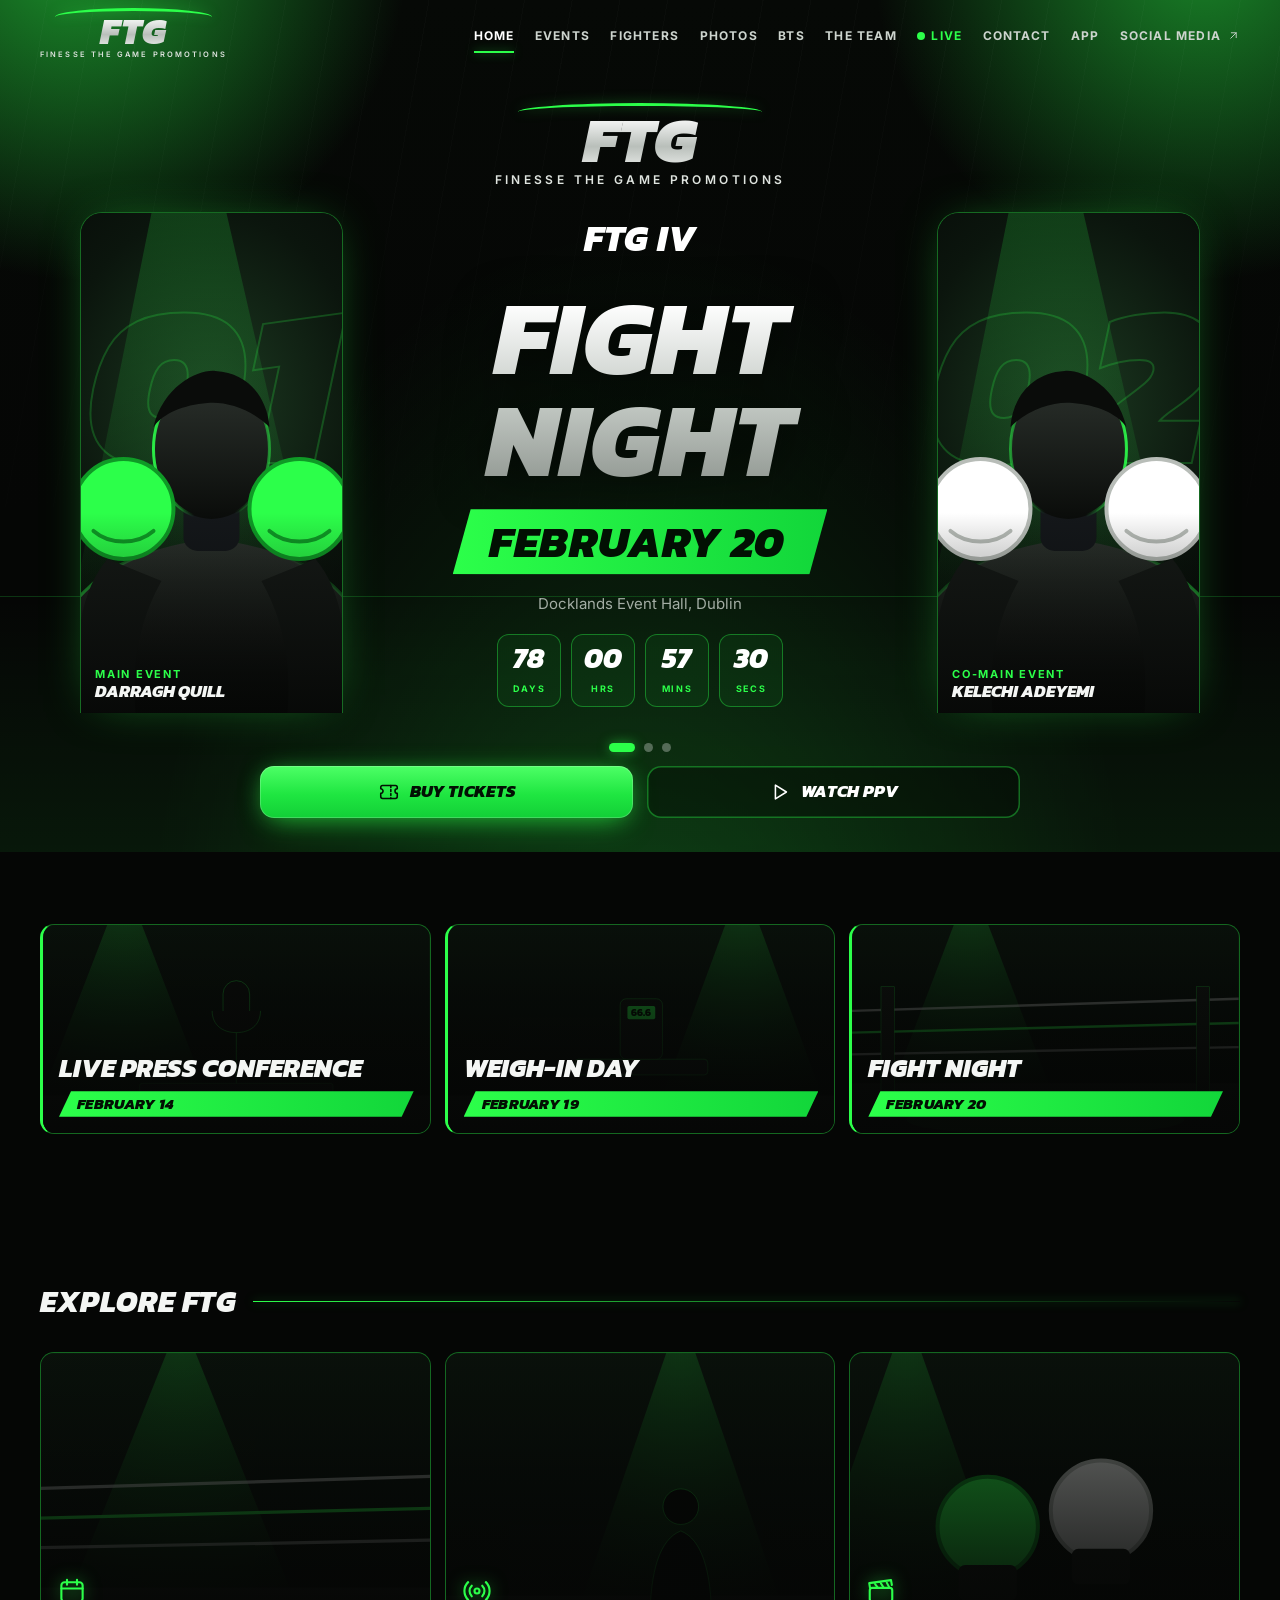
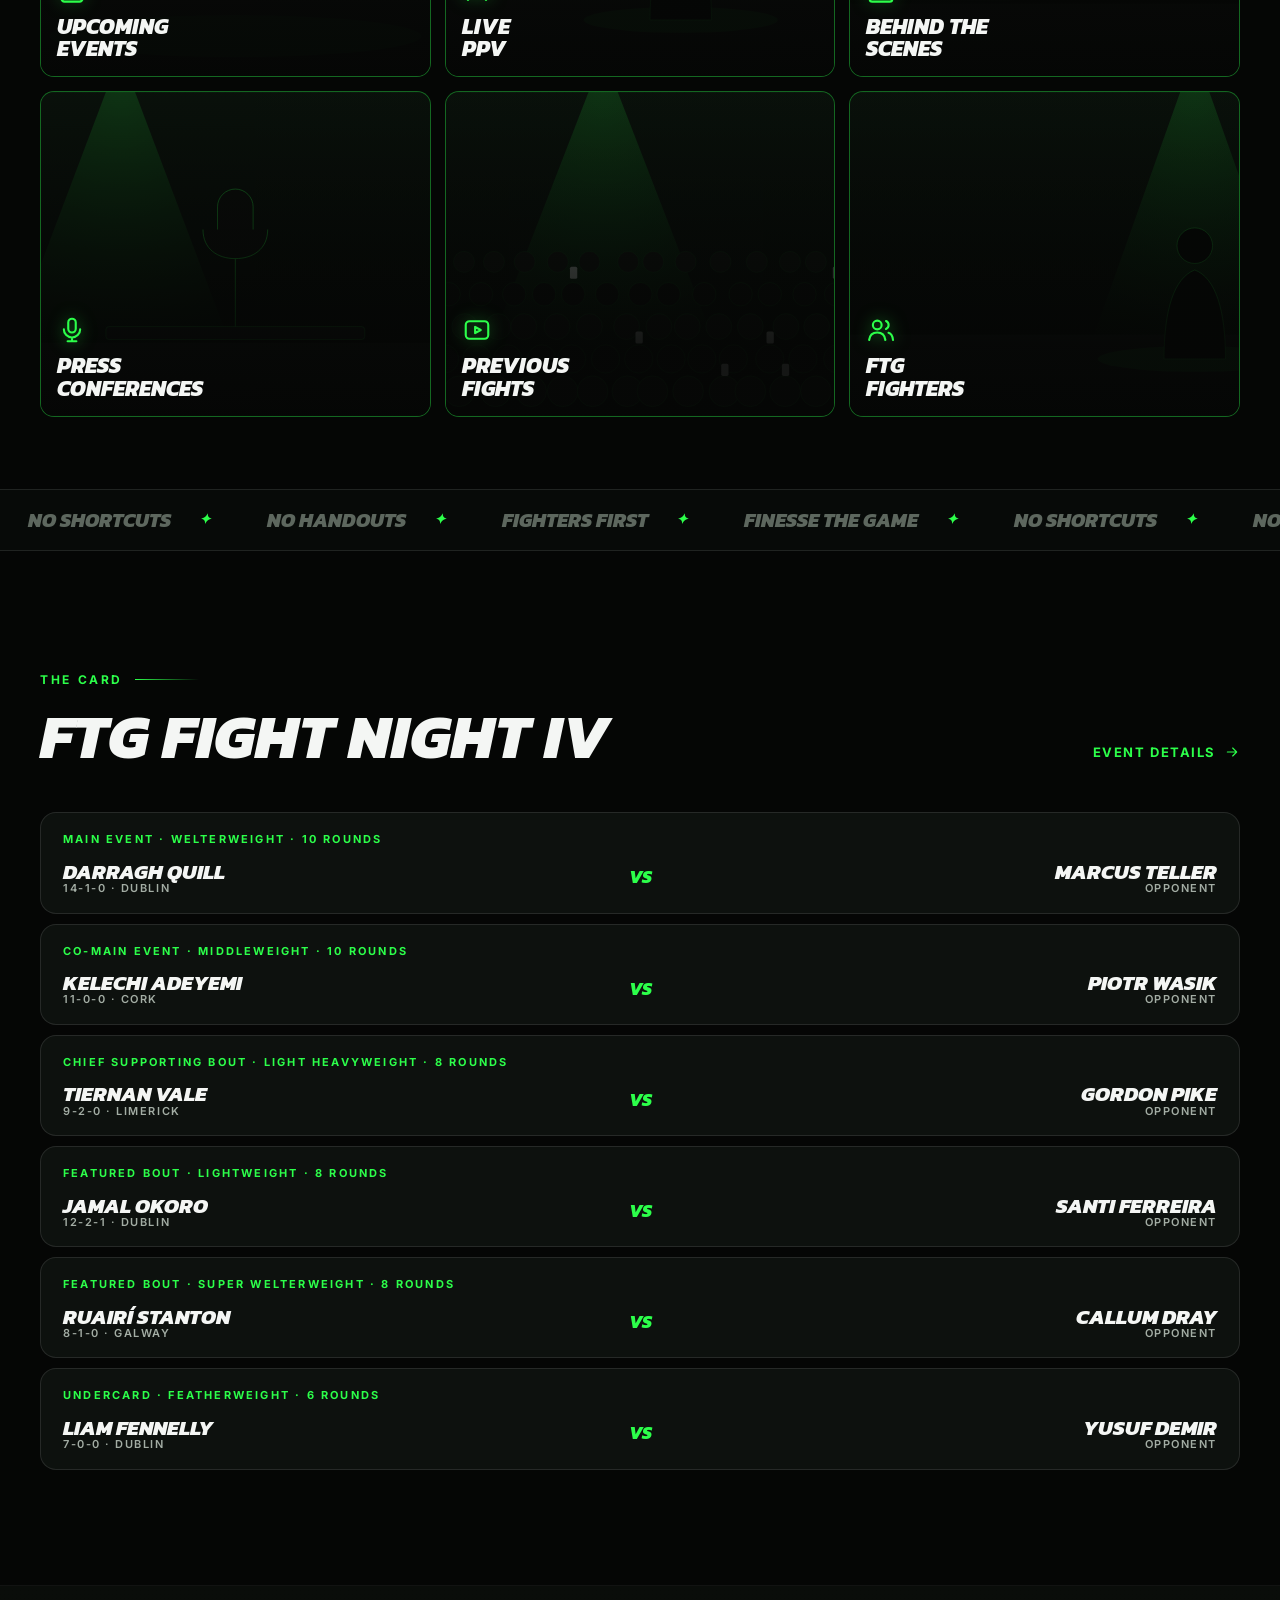
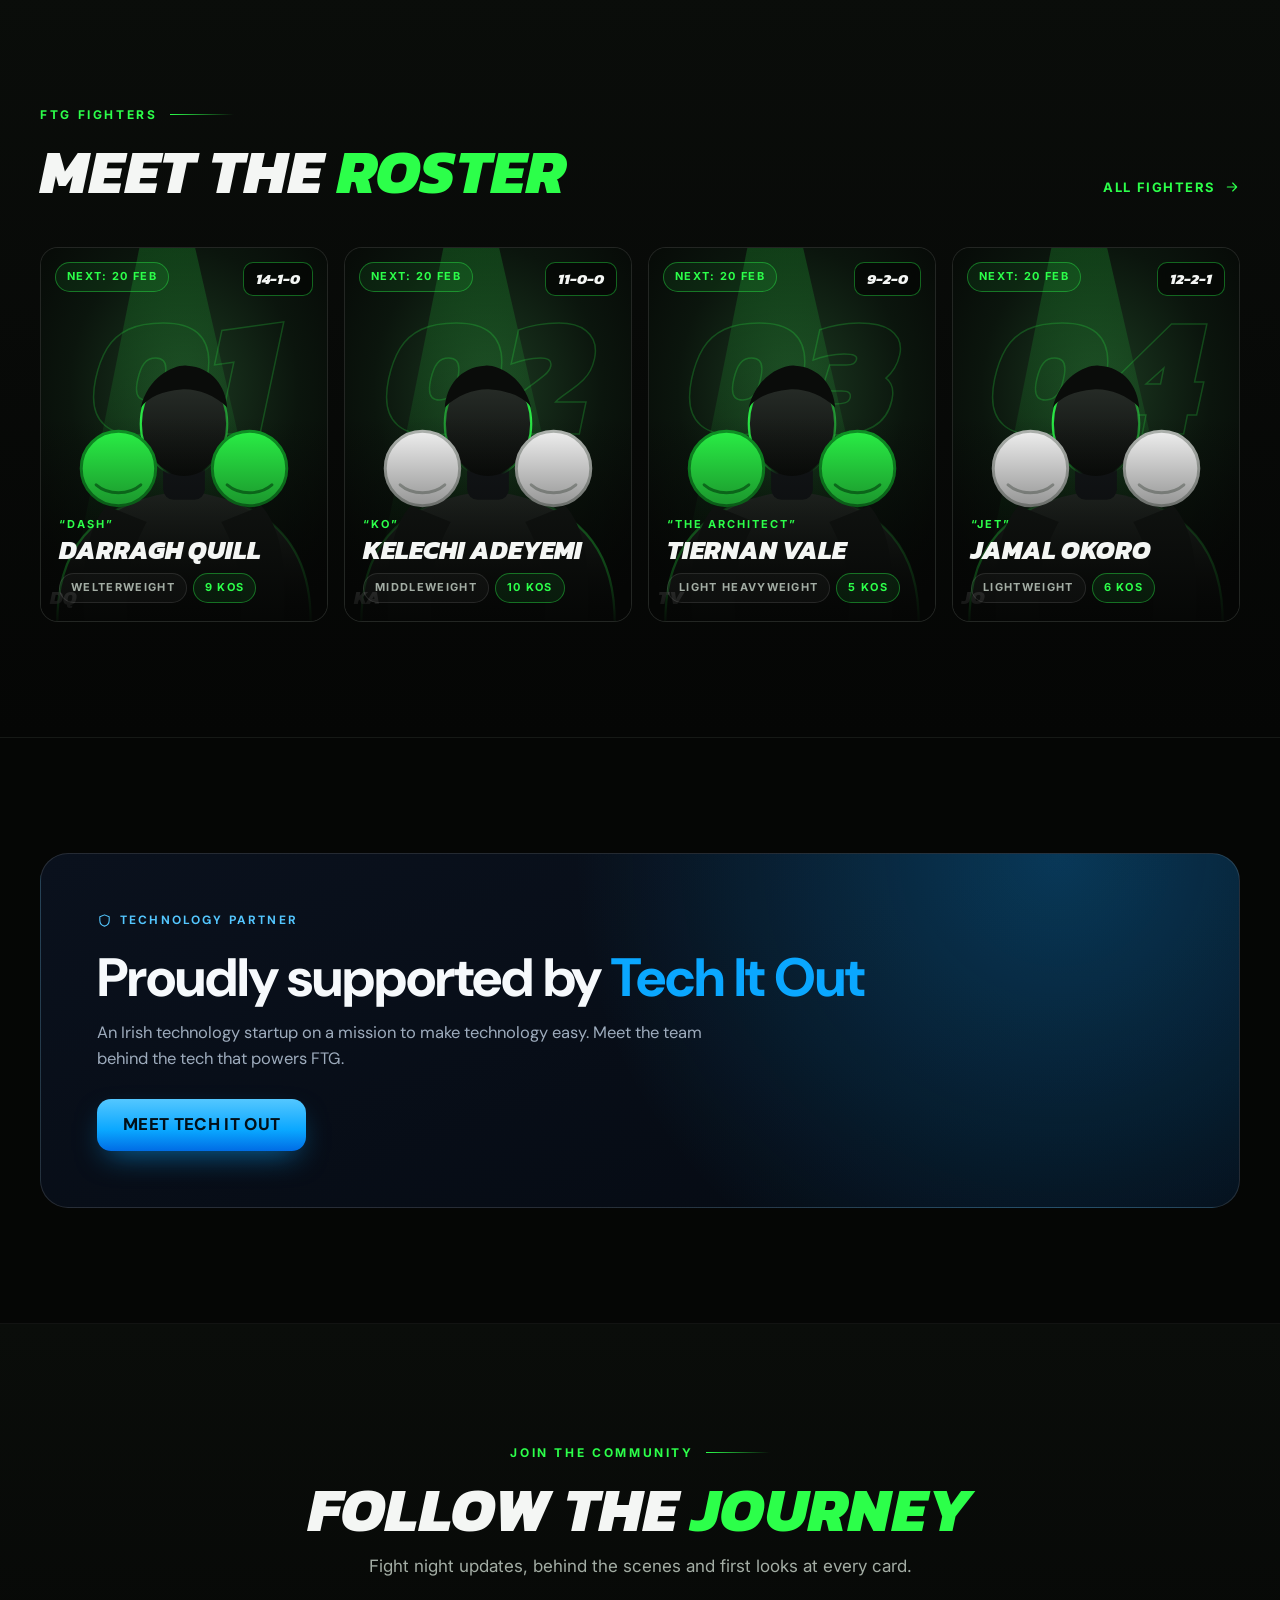
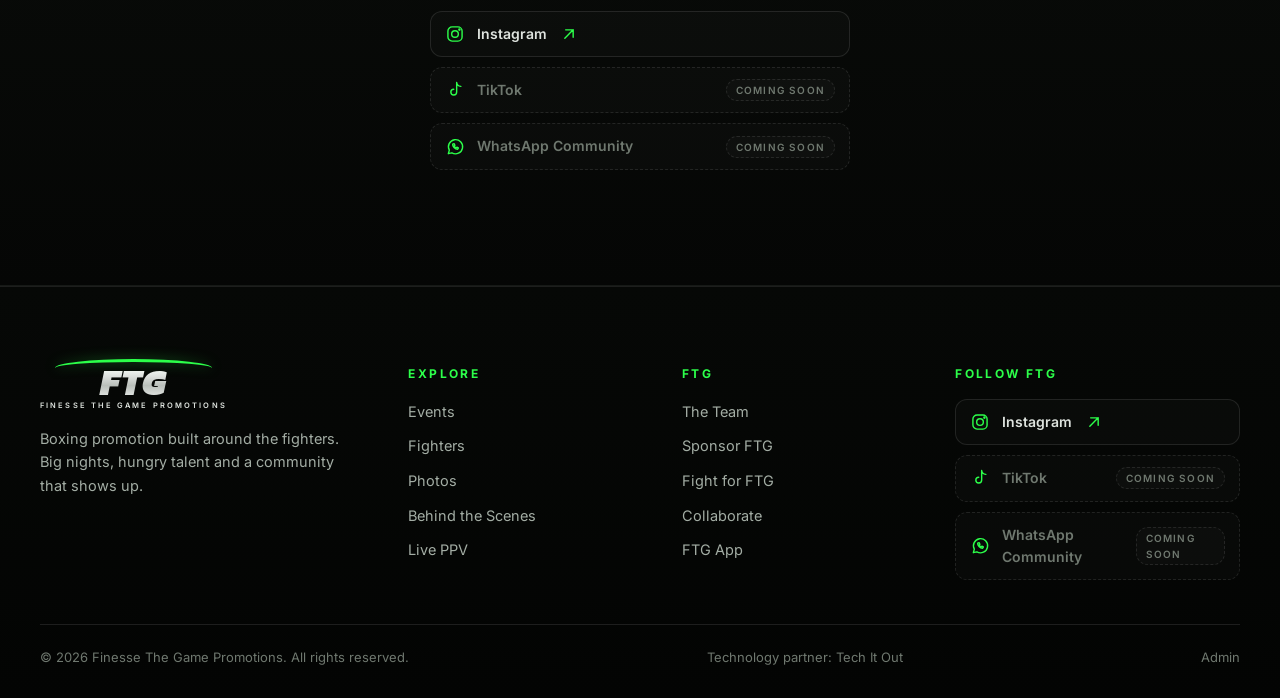
<file: index.html>
<!doctype html>
<html lang="en-IE">
<head>
<meta charset="utf-8">
<meta name="viewport" content="width=device-width, initial-scale=1">
<title>Home | FTG Finesse The Game Promotions</title>
<meta name="description" content="Finesse The Game Promotions. Fight nights, live pay-per-view, fighters, behind the scenes and tickets.">
<meta name="theme-color" content="#050605">
<meta property="og:type" content="website">
<meta property="og:site_name" content="FTG Finesse The Game Promotions">
<meta property="og:title" content="Home | FTG Finesse The Game Promotions">
<meta property="og:description" content="Finesse The Game Promotions. Fight nights, live pay-per-view, fighters, behind the scenes and tickets.">
<meta property="og:image" content="https://bshumba-eng.github.io/ftg-website/assets/img/og.png">
<meta name="twitter:card" content="summary_large_image">
<link rel="icon" href="assets/img/favicon.svg" type="image/svg+xml">
<link rel="preconnect" href="https://fonts.googleapis.com">
<link rel="preconnect" href="https://fonts.gstatic.com" crossorigin>
<link href="https://fonts.googleapis.com/css2?family=DM+Sans:wght@500;700;800&family=Inter:wght@400;500;600;700;800&family=Kanit:ital,wght@0,700;0,800;1,600;1,700;1,800;1,900&display=swap" rel="stylesheet">
<link rel="stylesheet" href="assets/css/site.css">
</head>
<body data-page="home" data-base="">
<main id="main"><noscript><p class="noscript">FTG works best with JavaScript enabled. Please turn it on to view this page.</p></noscript></main>
<script src="assets/js/data.js"></script>
<script src="assets/js/store.js"></script>
<script src="assets/js/art.js"></script>
<script src="assets/js/pages.js"></script>
<script src="assets/js/site.js"></script>
</body>
</html>
</file>
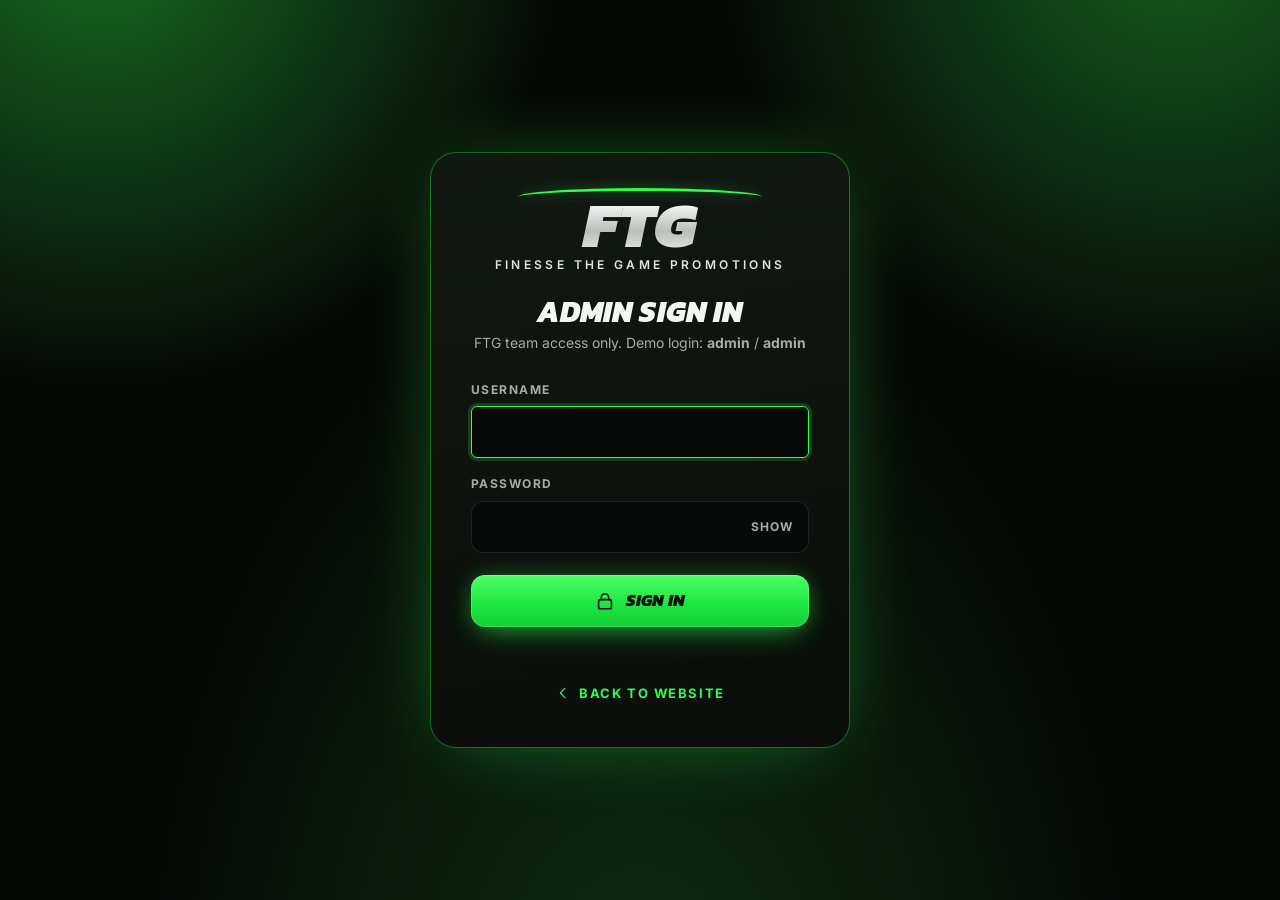
<file: admin/index.html>
<!doctype html>
<html lang="en-IE">
<head>
<meta charset="utf-8">
<meta name="viewport" content="width=device-width, initial-scale=1">
<title>Admin | FTG Finesse The Game Promotions</title>
<meta name="robots" content="noindex, nofollow">
<meta name="theme-color" content="#050605">
<link rel="icon" href="../assets/img/favicon.svg" type="image/svg+xml">
<link rel="preconnect" href="https://fonts.googleapis.com">
<link rel="preconnect" href="https://fonts.gstatic.com" crossorigin>
<link href="https://fonts.googleapis.com/css2?family=Inter:wght@400;500;600;700;800&family=Kanit:ital,wght@0,700;0,800;1,600;1,700;1,800;1,900&display=swap" rel="stylesheet">
<link rel="stylesheet" href="../assets/css/site.css">
<link rel="stylesheet" href="../assets/css/admin.css">
</head>
<body class="admin" data-page="admin" data-base="../">
<div id="root"><noscript><p class="noscript">The FTG admin area needs JavaScript. Please turn it on.</p></noscript></div>
<script src="../assets/js/data.js"></script>
<script src="../assets/js/store.js"></script>
<script src="../assets/js/art.js"></script>
<script src="../assets/js/charts.js"></script>
<script src="../assets/js/site.js"></script>
<script src="../assets/js/admin.js"></script>
</body>
</html>
</file>
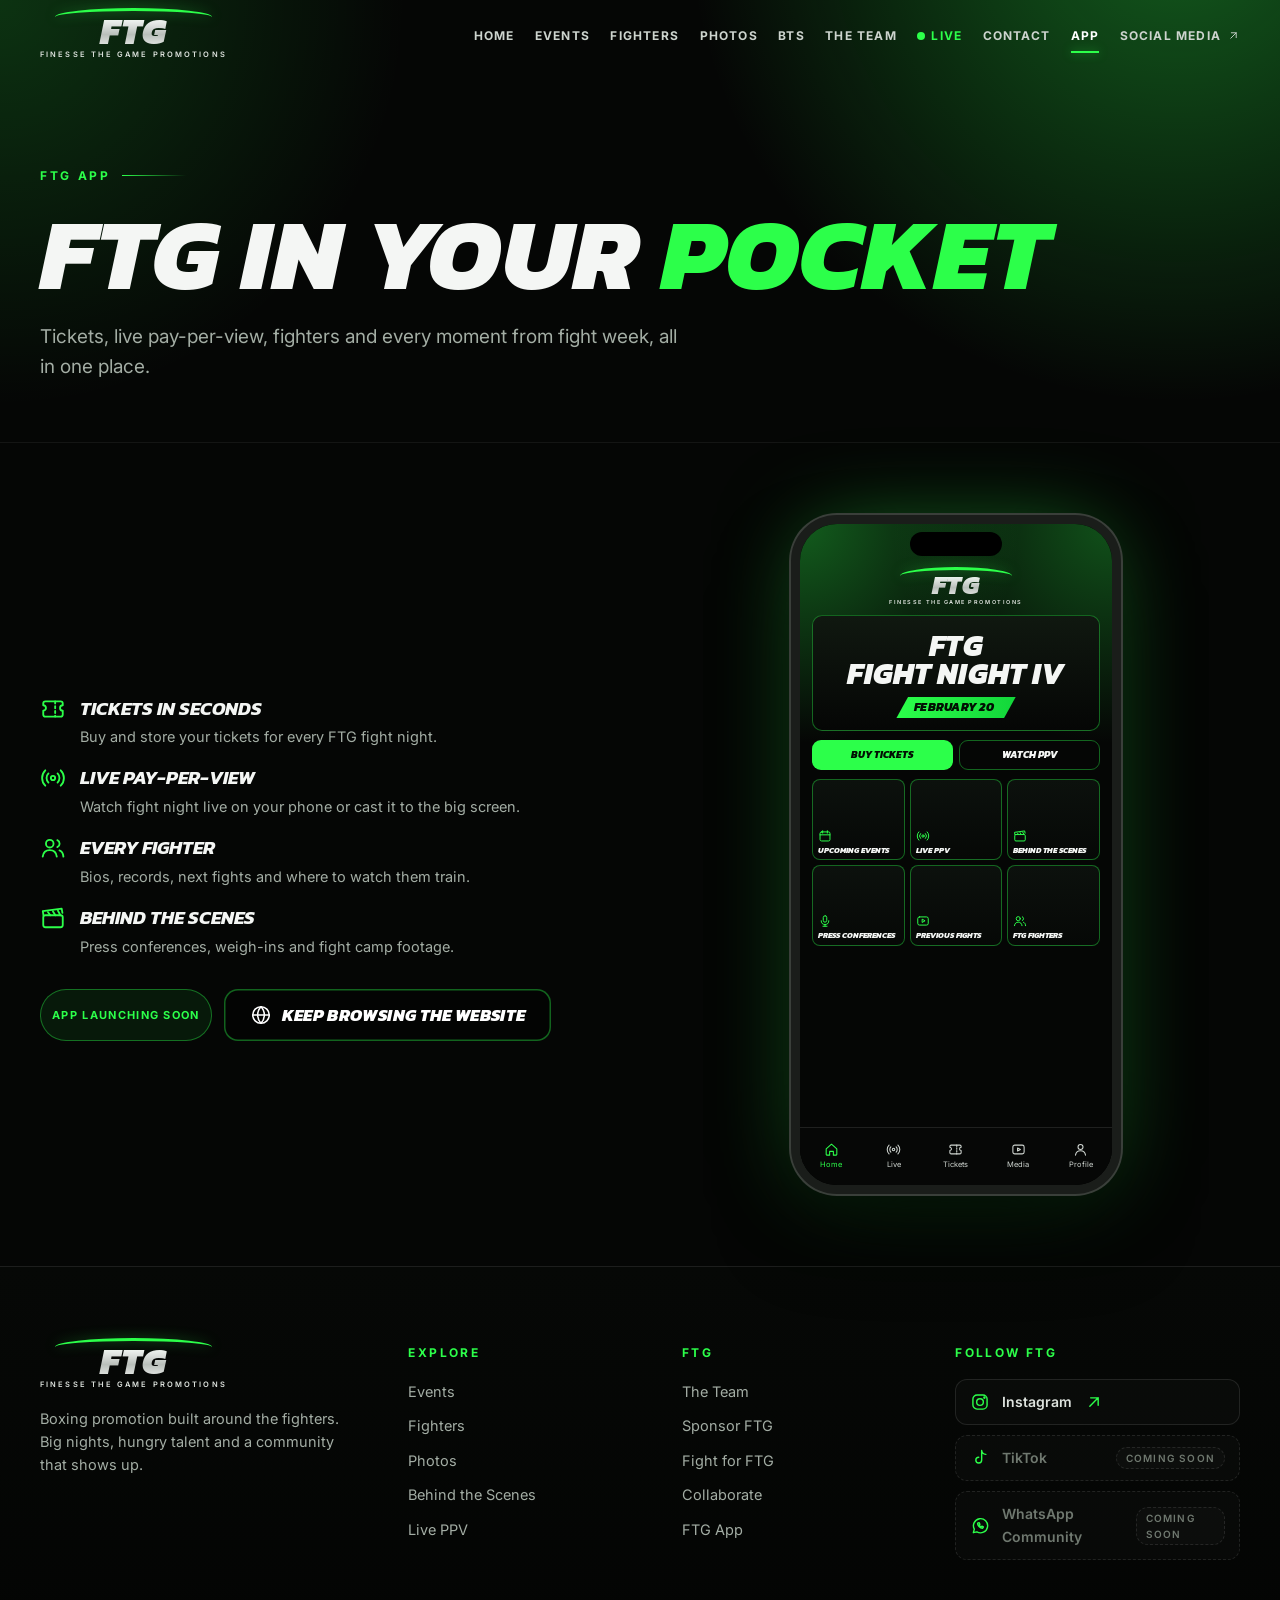
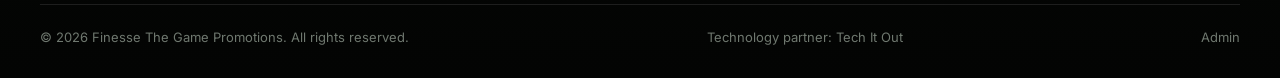
<file: app.html>
<!doctype html>
<html lang="en-IE">
<head>
<meta charset="utf-8">
<meta name="viewport" content="width=device-width, initial-scale=1">
<title>App | FTG Finesse The Game Promotions</title>
<meta name="description" content="The FTG app: tickets, live pay-per-view, fighters and behind the scenes in your pocket.">
<meta name="theme-color" content="#050605">
<meta property="og:type" content="website">
<meta property="og:site_name" content="FTG Finesse The Game Promotions">
<meta property="og:title" content="App | FTG Finesse The Game Promotions">
<meta property="og:description" content="The FTG app: tickets, live pay-per-view, fighters and behind the scenes in your pocket.">
<meta property="og:image" content="https://bshumba-eng.github.io/ftg-website/assets/img/og.png">
<meta name="twitter:card" content="summary_large_image">
<link rel="icon" href="assets/img/favicon.svg" type="image/svg+xml">
<link rel="preconnect" href="https://fonts.googleapis.com">
<link rel="preconnect" href="https://fonts.gstatic.com" crossorigin>
<link href="https://fonts.googleapis.com/css2?family=DM+Sans:wght@500;700;800&family=Inter:wght@400;500;600;700;800&family=Kanit:ital,wght@0,700;0,800;1,600;1,700;1,800;1,900&display=swap" rel="stylesheet">
<link rel="stylesheet" href="assets/css/site.css">
</head>
<body data-page="app" data-base="">
<main id="main"><noscript><p class="noscript">FTG works best with JavaScript enabled. Please turn it on to view this page.</p></noscript></main>
<script src="assets/js/data.js"></script>
<script src="assets/js/store.js"></script>
<script src="assets/js/art.js"></script>
<script src="assets/js/pages.js"></script>
<script src="assets/js/site.js"></script>
</body>
</html>
</file>
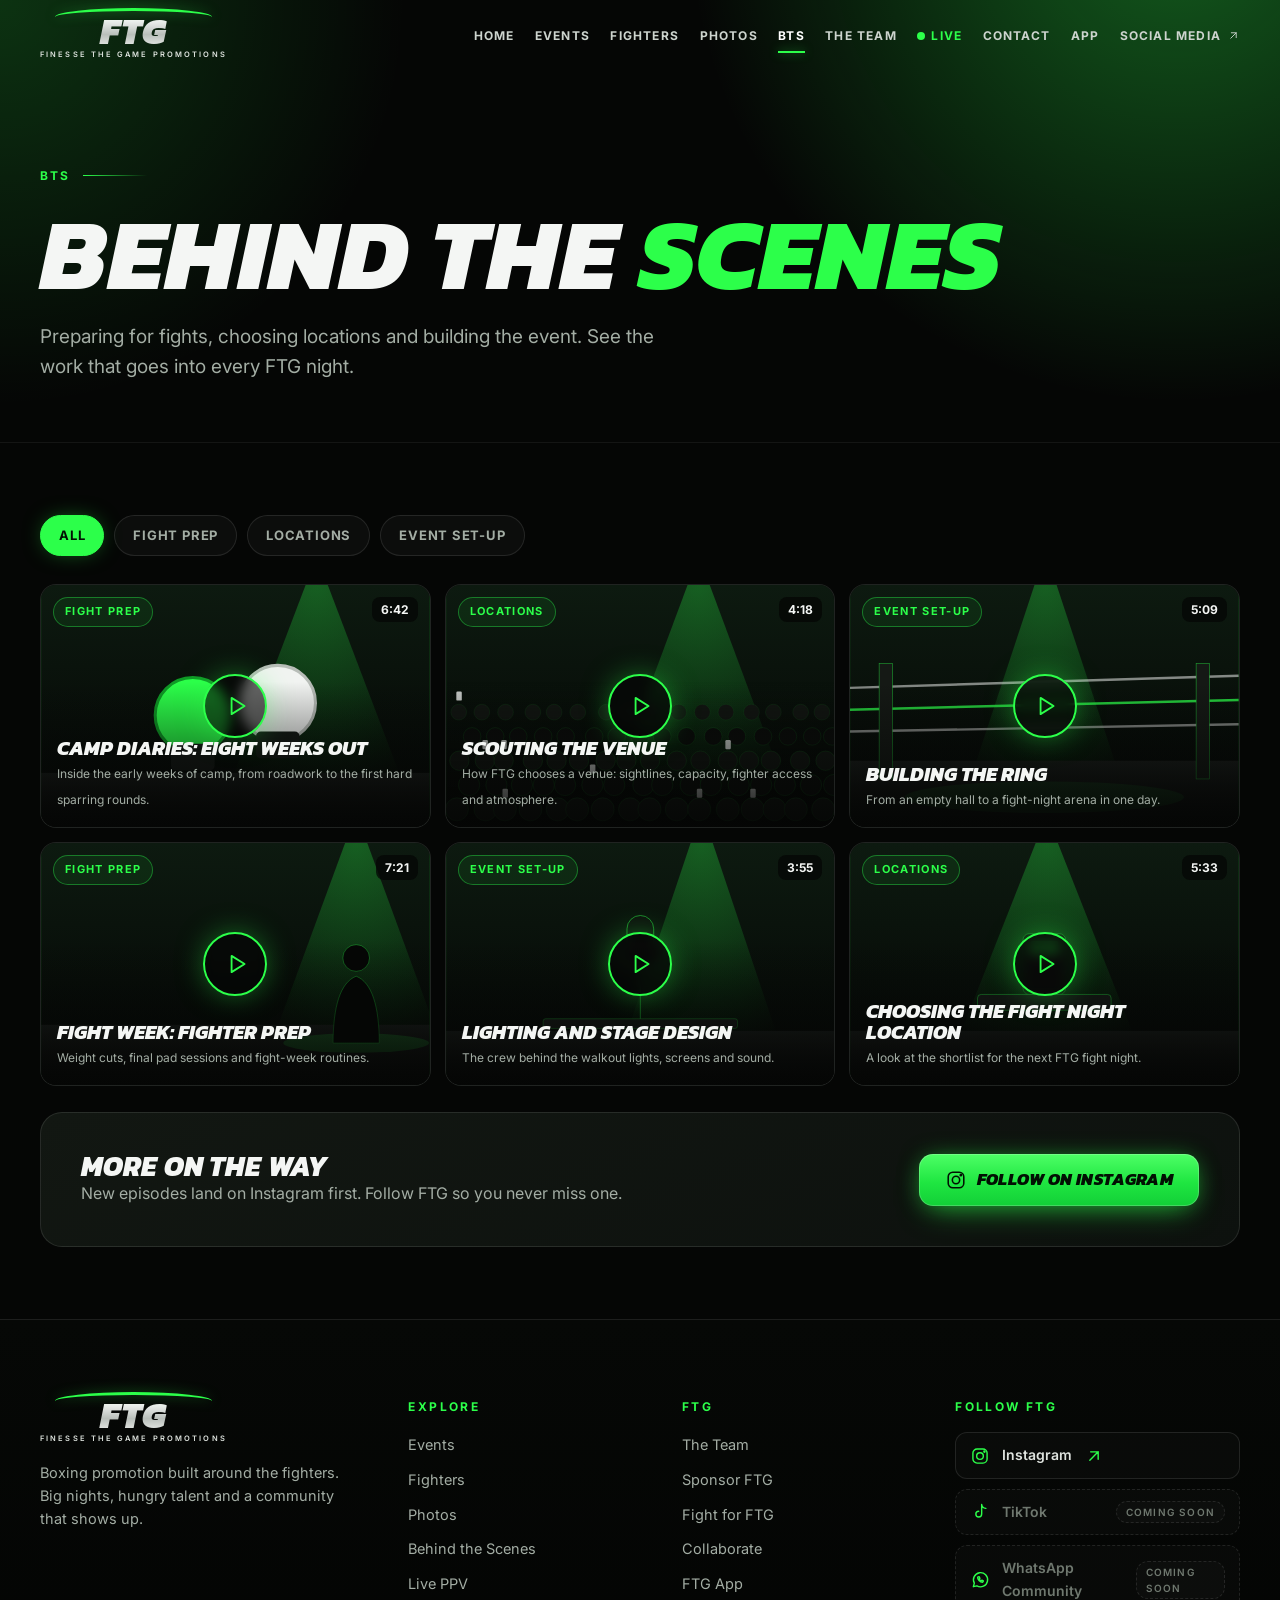
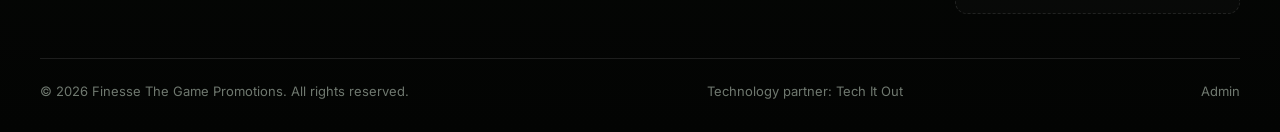
<file: bts.html>
<!doctype html>
<html lang="en-IE">
<head>
<meta charset="utf-8">
<meta name="viewport" content="width=device-width, initial-scale=1">
<title>Behind The Scenes | FTG Finesse The Game Promotions</title>
<meta name="description" content="Behind the scenes at FTG: fight preparation, choosing locations and event set-ups.">
<meta name="theme-color" content="#050605">
<meta property="og:type" content="website">
<meta property="og:site_name" content="FTG Finesse The Game Promotions">
<meta property="og:title" content="Behind The Scenes | FTG Finesse The Game Promotions">
<meta property="og:description" content="Behind the scenes at FTG: fight preparation, choosing locations and event set-ups.">
<meta property="og:image" content="https://bshumba-eng.github.io/ftg-website/assets/img/og.png">
<meta name="twitter:card" content="summary_large_image">
<link rel="icon" href="assets/img/favicon.svg" type="image/svg+xml">
<link rel="preconnect" href="https://fonts.googleapis.com">
<link rel="preconnect" href="https://fonts.gstatic.com" crossorigin>
<link href="https://fonts.googleapis.com/css2?family=DM+Sans:wght@500;700;800&family=Inter:wght@400;500;600;700;800&family=Kanit:ital,wght@0,700;0,800;1,600;1,700;1,800;1,900&display=swap" rel="stylesheet">
<link rel="stylesheet" href="assets/css/site.css">
</head>
<body data-page="bts" data-base="">
<main id="main"><noscript><p class="noscript">FTG works best with JavaScript enabled. Please turn it on to view this page.</p></noscript></main>
<script src="assets/js/data.js"></script>
<script src="assets/js/store.js"></script>
<script src="assets/js/art.js"></script>
<script src="assets/js/pages.js"></script>
<script src="assets/js/site.js"></script>
</body>
</html>
</file>
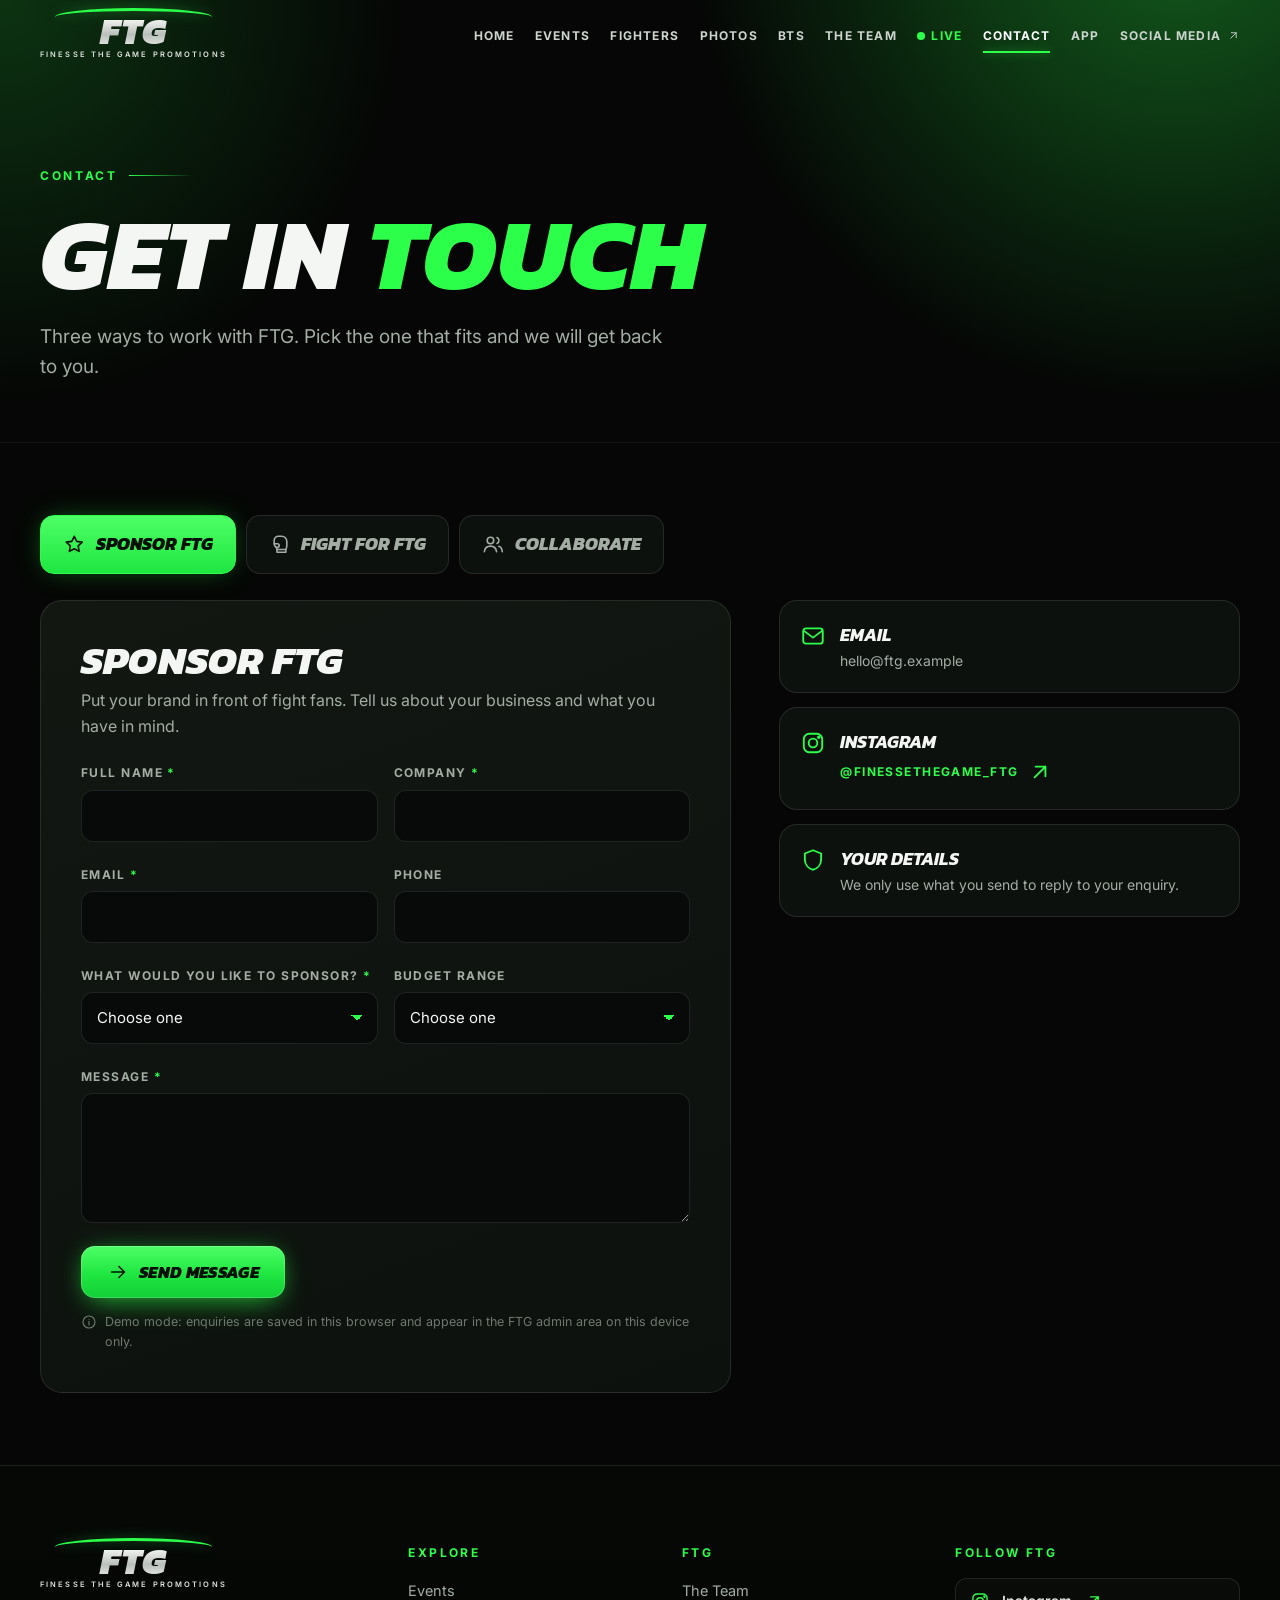
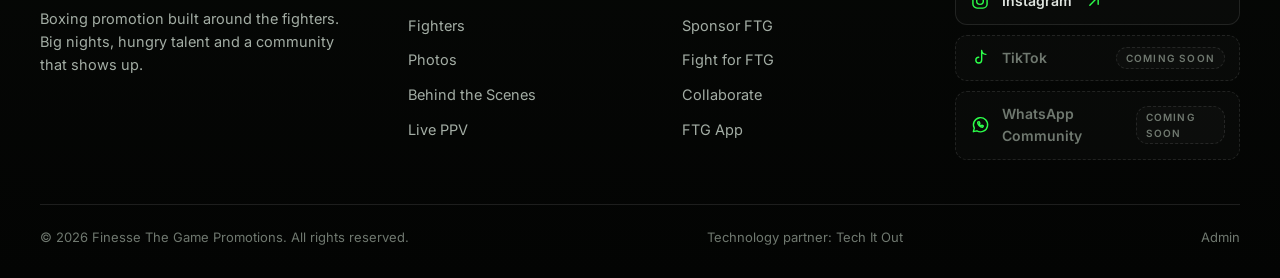
<file: contact.html>
<!doctype html>
<html lang="en-IE">
<head>
<meta charset="utf-8">
<meta name="viewport" content="width=device-width, initial-scale=1">
<title>Contact | FTG Finesse The Game Promotions</title>
<meta name="description" content="Contact FTG to sponsor, fight or collaborate.">
<meta name="theme-color" content="#050605">
<meta property="og:type" content="website">
<meta property="og:site_name" content="FTG Finesse The Game Promotions">
<meta property="og:title" content="Contact | FTG Finesse The Game Promotions">
<meta property="og:description" content="Contact FTG to sponsor, fight or collaborate.">
<meta property="og:image" content="https://bshumba-eng.github.io/ftg-website/assets/img/og.png">
<meta name="twitter:card" content="summary_large_image">
<link rel="icon" href="assets/img/favicon.svg" type="image/svg+xml">
<link rel="preconnect" href="https://fonts.googleapis.com">
<link rel="preconnect" href="https://fonts.gstatic.com" crossorigin>
<link href="https://fonts.googleapis.com/css2?family=DM+Sans:wght@500;700;800&family=Inter:wght@400;500;600;700;800&family=Kanit:ital,wght@0,700;0,800;1,600;1,700;1,800;1,900&display=swap" rel="stylesheet">
<link rel="stylesheet" href="assets/css/site.css">
</head>
<body data-page="contact" data-base="">
<main id="main"><noscript><p class="noscript">FTG works best with JavaScript enabled. Please turn it on to view this page.</p></noscript></main>
<script src="assets/js/data.js"></script>
<script src="assets/js/store.js"></script>
<script src="assets/js/art.js"></script>
<script src="assets/js/pages.js"></script>
<script src="assets/js/site.js"></script>
</body>
</html>
</file>
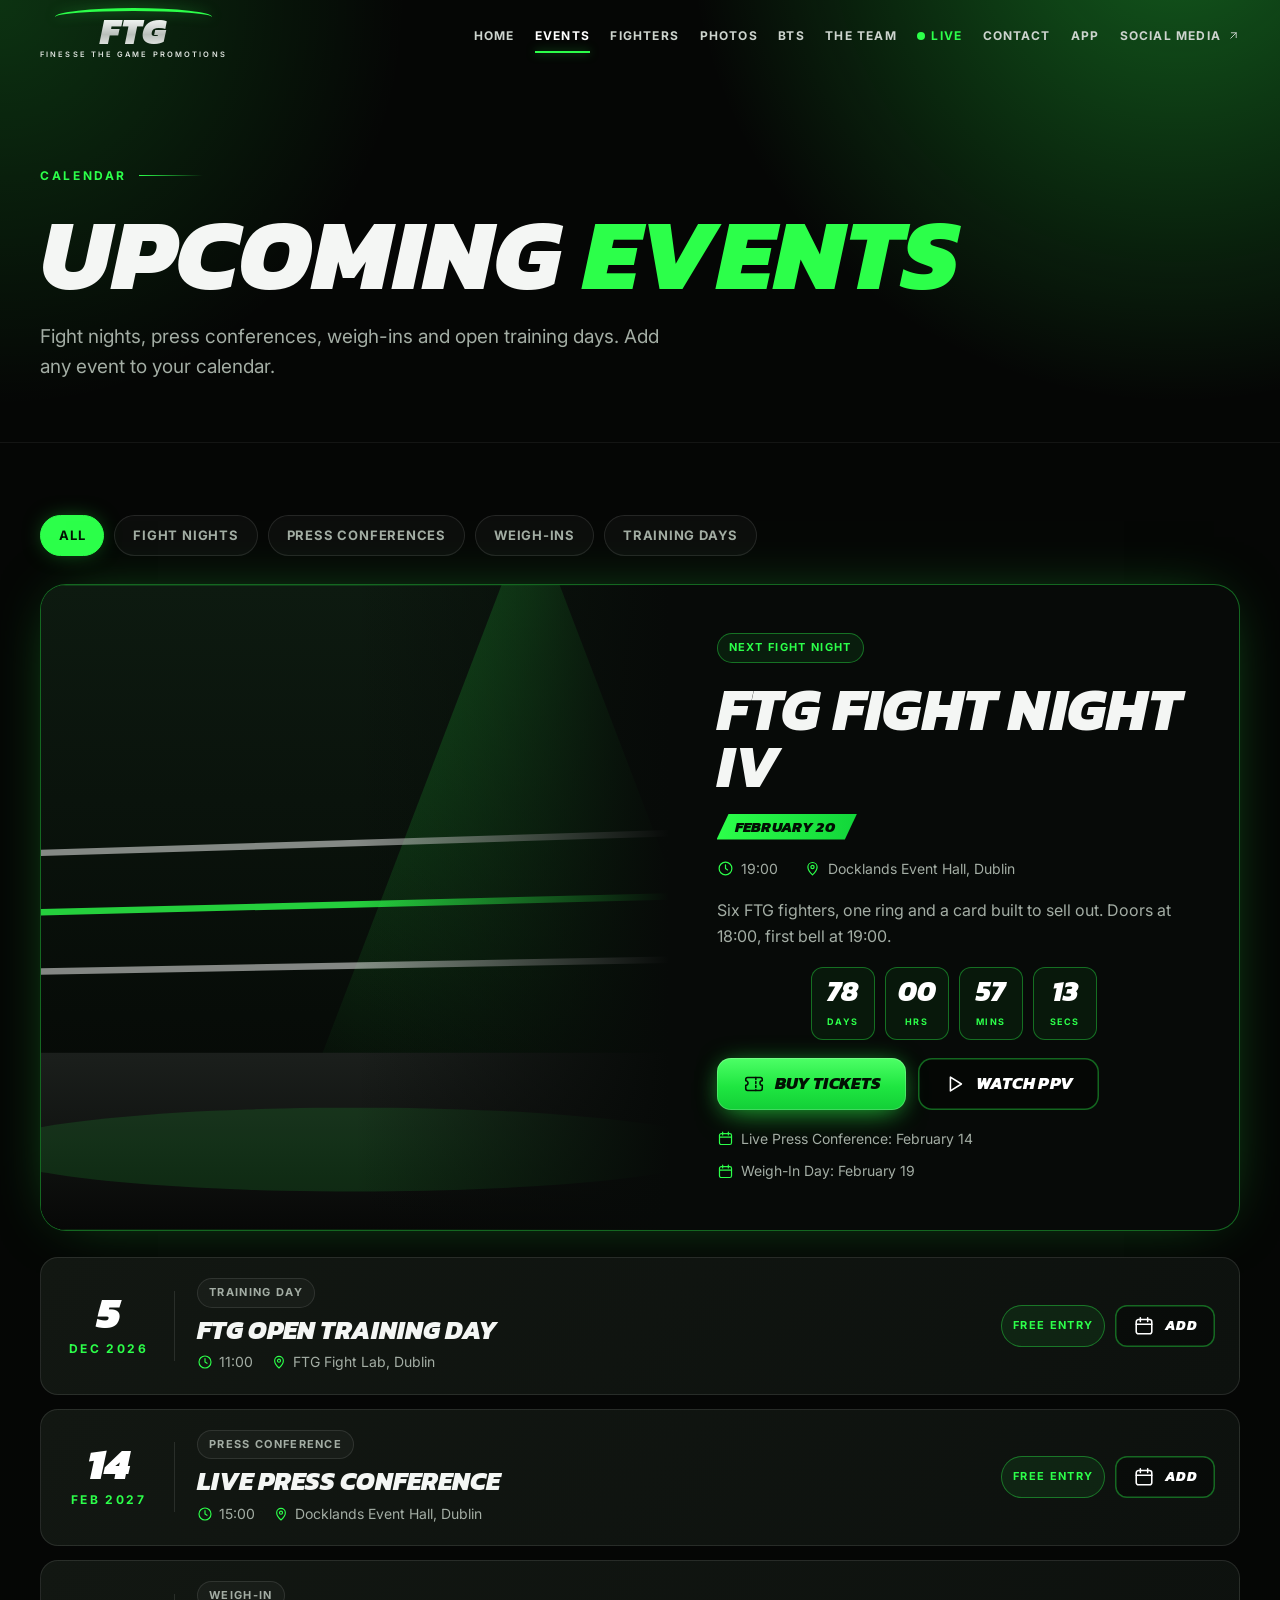
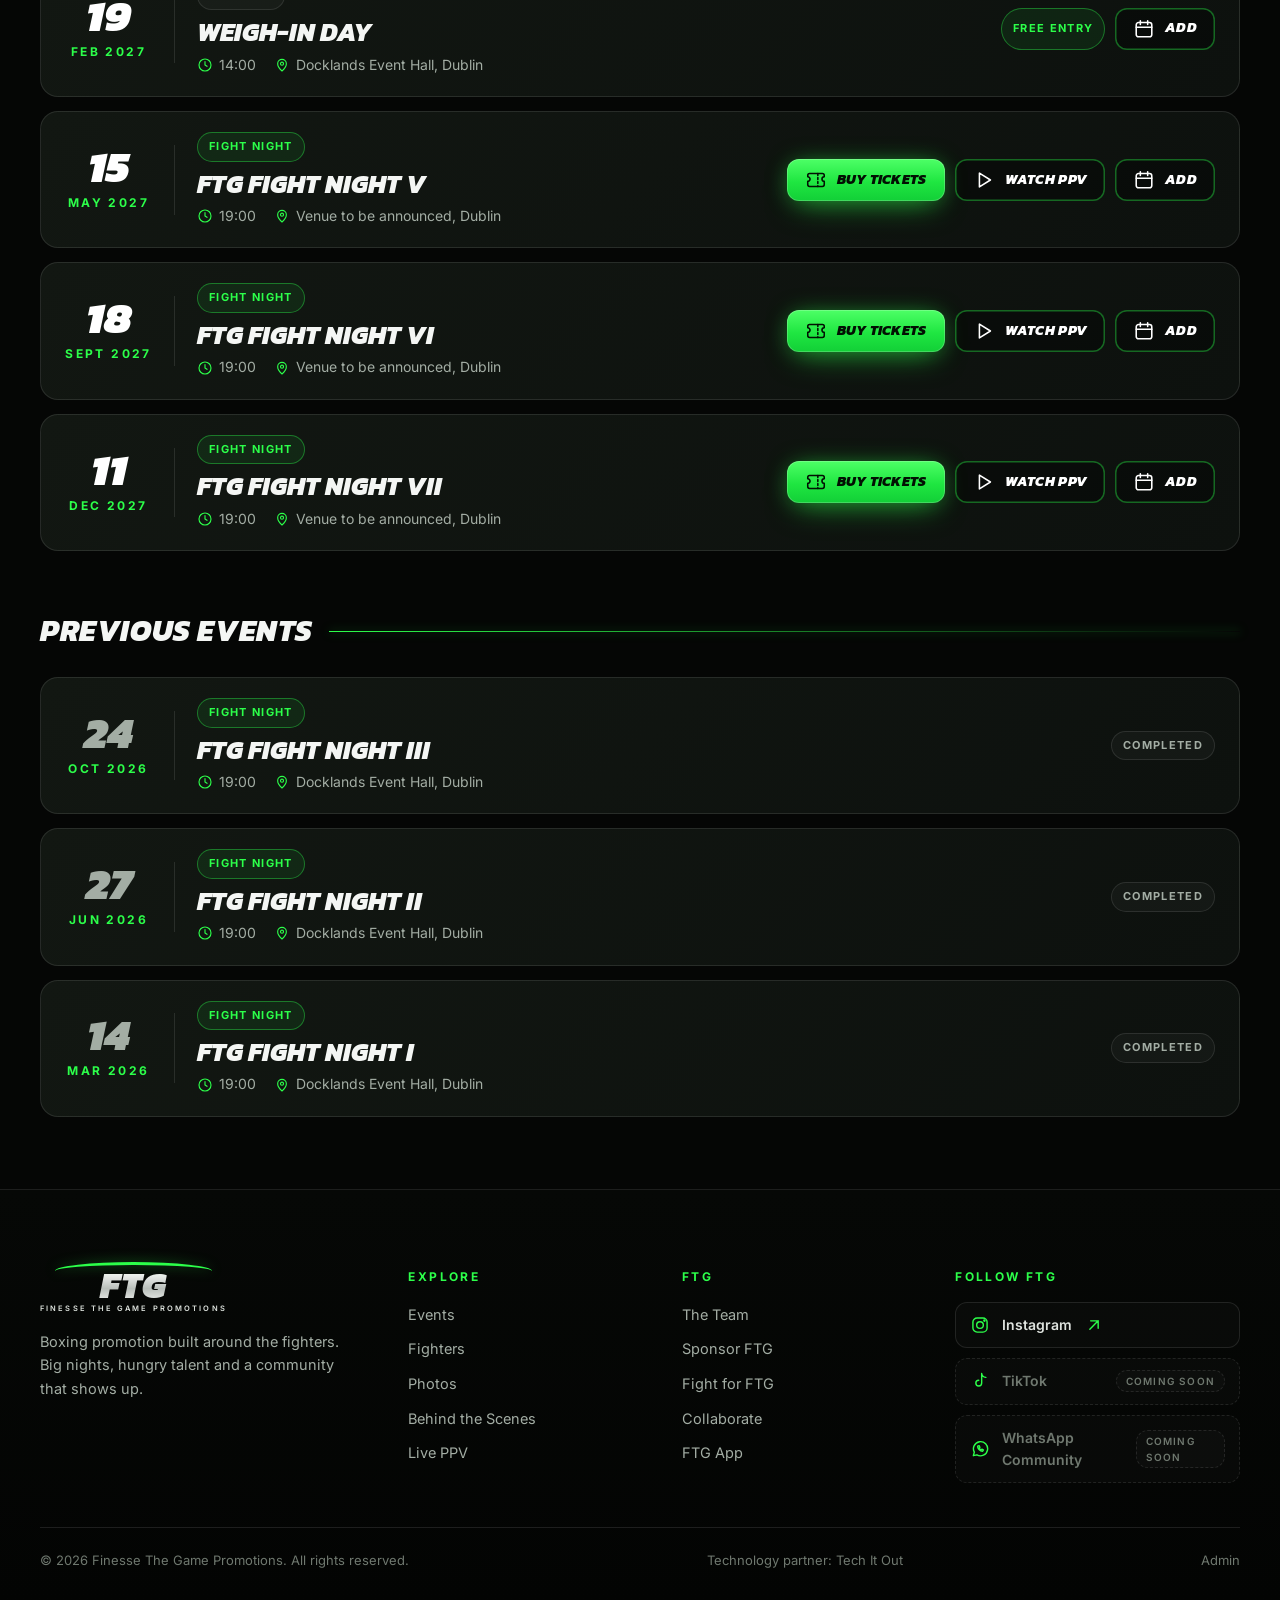
<file: events.html>
<!doctype html>
<html lang="en-IE">
<head>
<meta charset="utf-8">
<meta name="viewport" content="width=device-width, initial-scale=1">
<title>Events | FTG Finesse The Game Promotions</title>
<meta name="description" content="Upcoming FTG fight nights, press conferences, weigh-ins and training days.">
<meta name="theme-color" content="#050605">
<meta property="og:type" content="website">
<meta property="og:site_name" content="FTG Finesse The Game Promotions">
<meta property="og:title" content="Events | FTG Finesse The Game Promotions">
<meta property="og:description" content="Upcoming FTG fight nights, press conferences, weigh-ins and training days.">
<meta property="og:image" content="https://bshumba-eng.github.io/ftg-website/assets/img/og.png">
<meta name="twitter:card" content="summary_large_image">
<link rel="icon" href="assets/img/favicon.svg" type="image/svg+xml">
<link rel="preconnect" href="https://fonts.googleapis.com">
<link rel="preconnect" href="https://fonts.gstatic.com" crossorigin>
<link href="https://fonts.googleapis.com/css2?family=DM+Sans:wght@500;700;800&family=Inter:wght@400;500;600;700;800&family=Kanit:ital,wght@0,700;0,800;1,600;1,700;1,800;1,900&display=swap" rel="stylesheet">
<link rel="stylesheet" href="assets/css/site.css">
</head>
<body data-page="events" data-base="">
<main id="main"><noscript><p class="noscript">FTG works best with JavaScript enabled. Please turn it on to view this page.</p></noscript></main>
<script src="assets/js/data.js"></script>
<script src="assets/js/store.js"></script>
<script src="assets/js/art.js"></script>
<script src="assets/js/pages.js"></script>
<script src="assets/js/site.js"></script>
</body>
</html>
</file>
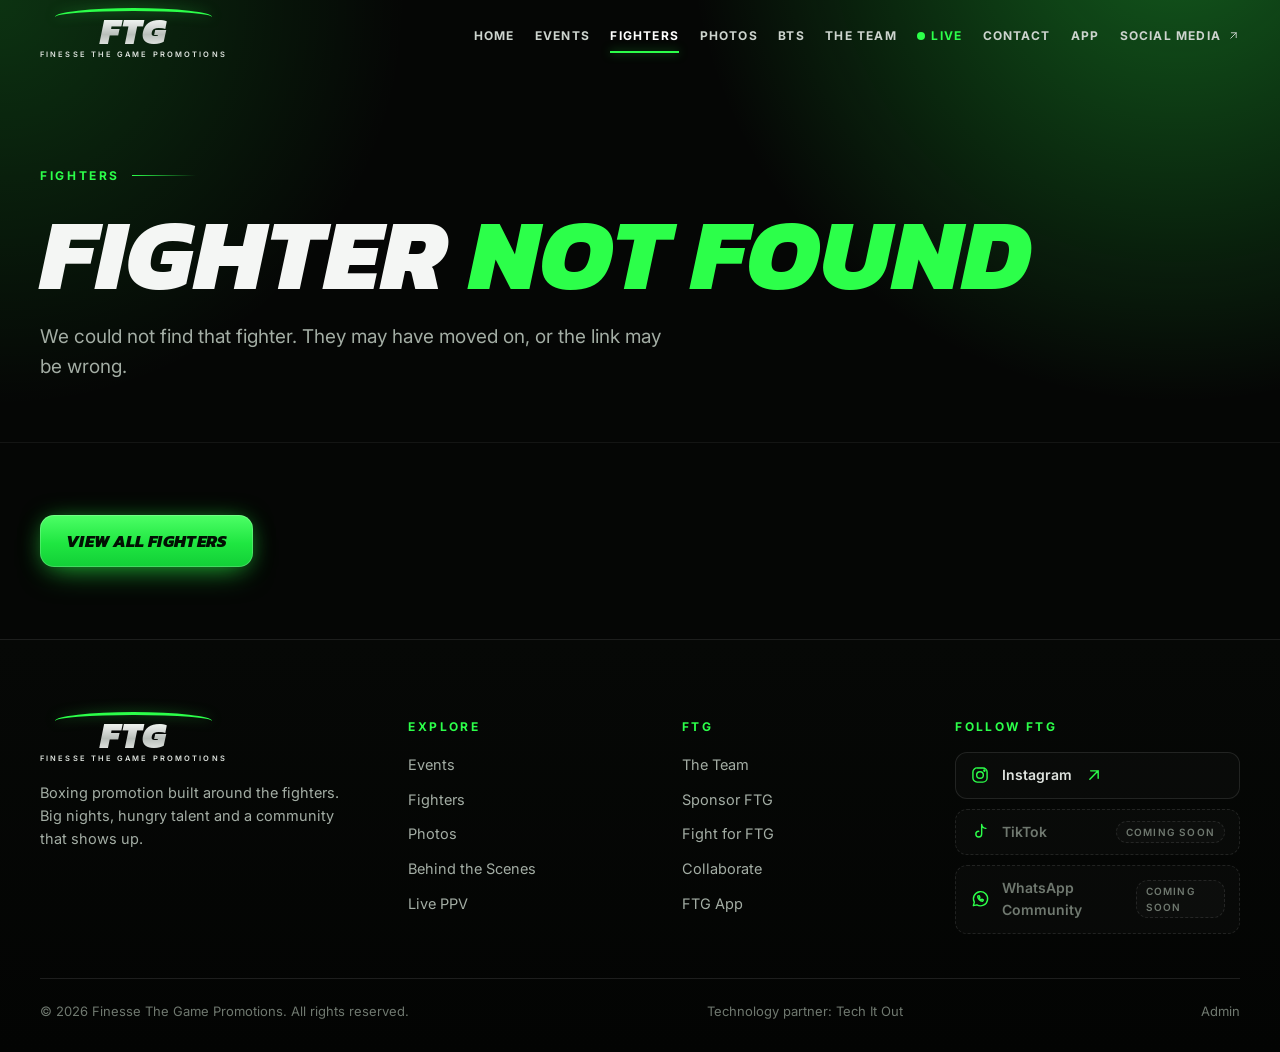
<file: fighter.html>
<!doctype html>
<html lang="en-IE">
<head>
<meta charset="utf-8">
<meta name="viewport" content="width=device-width, initial-scale=1">
<title>Fighter | FTG Finesse The Game Promotions</title>
<meta name="description" content="FTG fighter profile: bio, record, next fight, previous fights and training location.">
<meta name="theme-color" content="#050605">
<meta property="og:type" content="website">
<meta property="og:site_name" content="FTG Finesse The Game Promotions">
<meta property="og:title" content="Fighter | FTG Finesse The Game Promotions">
<meta property="og:description" content="FTG fighter profile: bio, record, next fight, previous fights and training location.">
<meta property="og:image" content="https://bshumba-eng.github.io/ftg-website/assets/img/og.png">
<meta name="twitter:card" content="summary_large_image">
<link rel="icon" href="assets/img/favicon.svg" type="image/svg+xml">
<link rel="preconnect" href="https://fonts.googleapis.com">
<link rel="preconnect" href="https://fonts.gstatic.com" crossorigin>
<link href="https://fonts.googleapis.com/css2?family=DM+Sans:wght@500;700;800&family=Inter:wght@400;500;600;700;800&family=Kanit:ital,wght@0,700;0,800;1,600;1,700;1,800;1,900&display=swap" rel="stylesheet">
<link rel="stylesheet" href="assets/css/site.css">
</head>
<body data-page="fighter" data-base="">
<main id="main"><noscript><p class="noscript">FTG works best with JavaScript enabled. Please turn it on to view this page.</p></noscript></main>
<script src="assets/js/data.js"></script>
<script src="assets/js/store.js"></script>
<script src="assets/js/art.js"></script>
<script src="assets/js/pages.js"></script>
<script src="assets/js/site.js"></script>
</body>
</html>
</file>
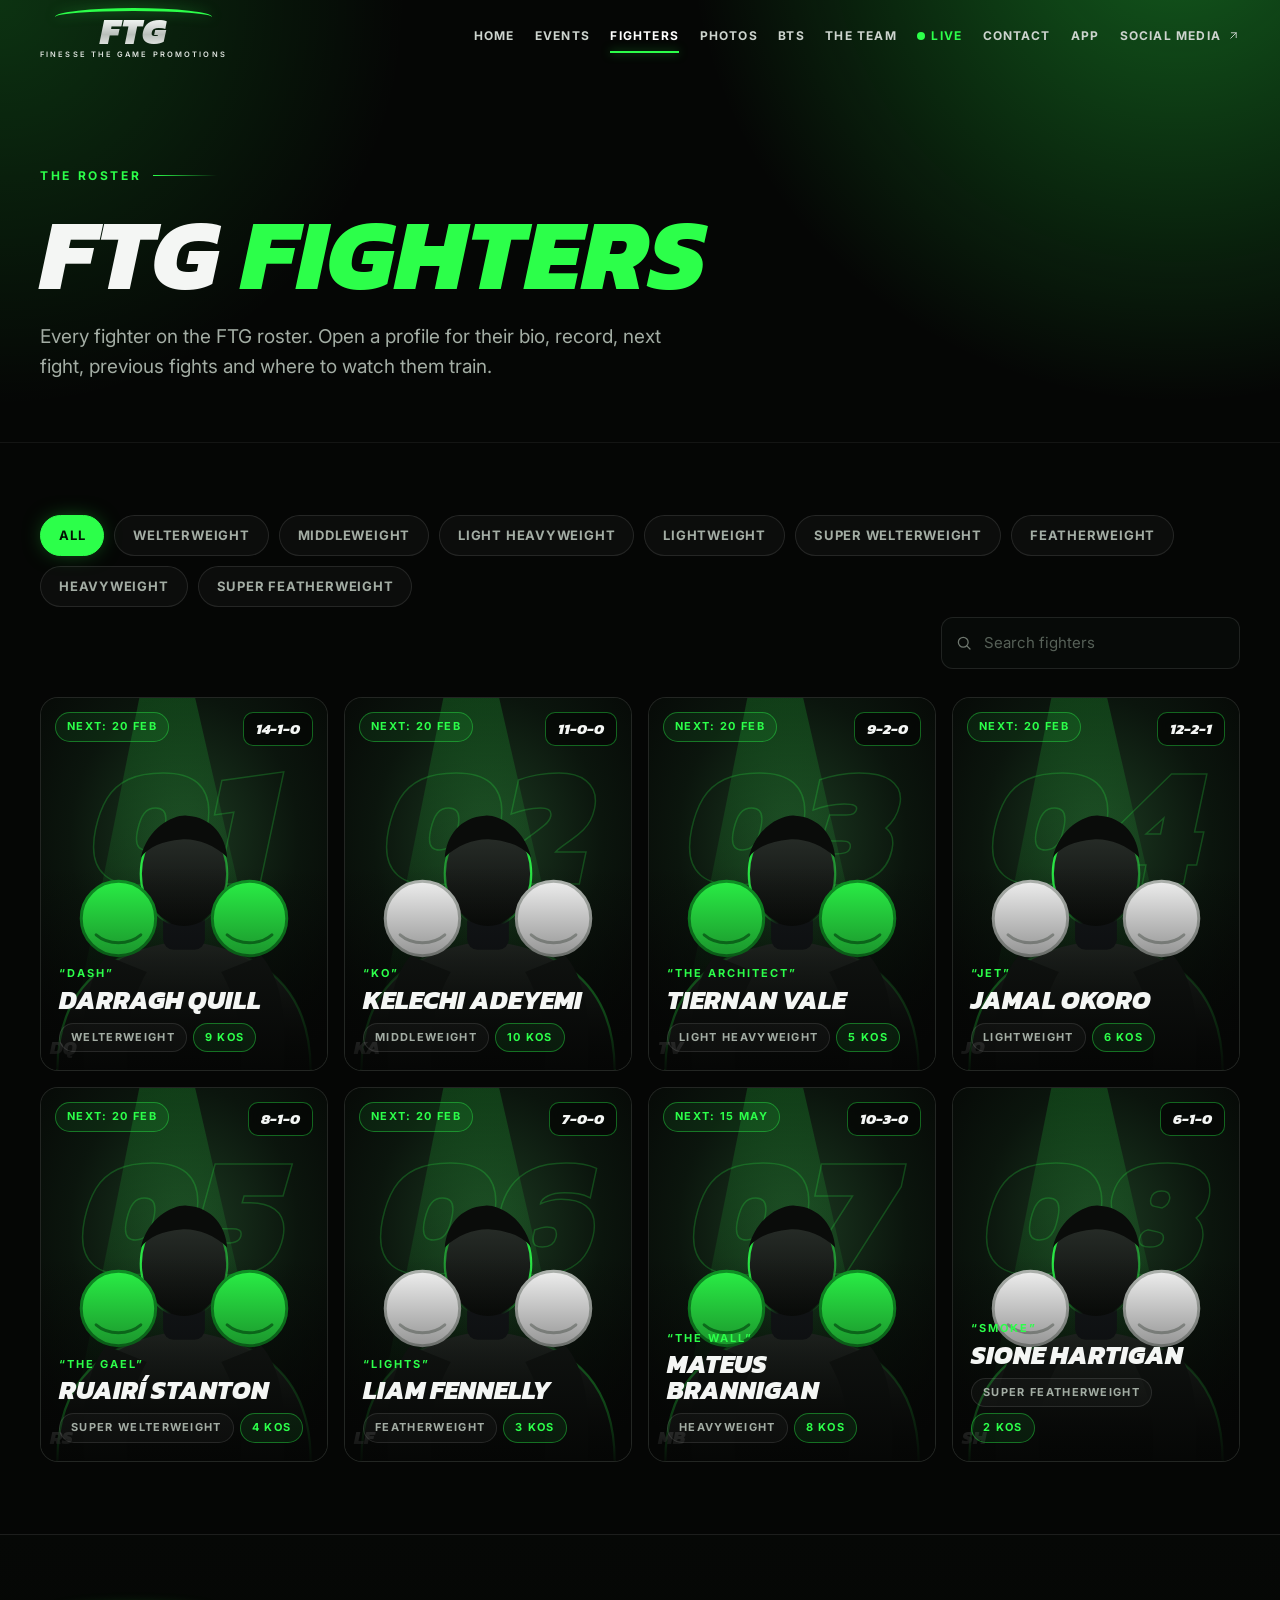
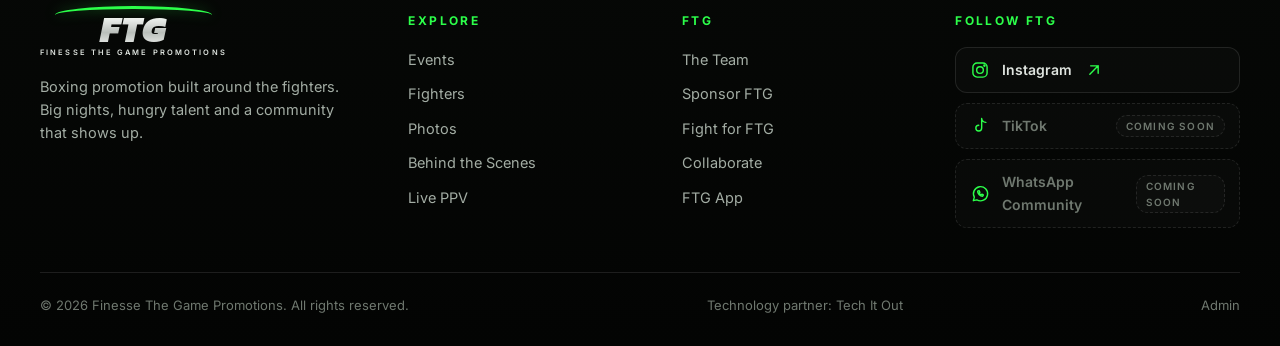
<file: fighters.html>
<!doctype html>
<html lang="en-IE">
<head>
<meta charset="utf-8">
<meta name="viewport" content="width=device-width, initial-scale=1">
<title>Fighters | FTG Finesse The Game Promotions</title>
<meta name="description" content="Meet every FTG fighter: bios, records, next fights and where to watch them train.">
<meta name="theme-color" content="#050605">
<meta property="og:type" content="website">
<meta property="og:site_name" content="FTG Finesse The Game Promotions">
<meta property="og:title" content="Fighters | FTG Finesse The Game Promotions">
<meta property="og:description" content="Meet every FTG fighter: bios, records, next fights and where to watch them train.">
<meta property="og:image" content="https://bshumba-eng.github.io/ftg-website/assets/img/og.png">
<meta name="twitter:card" content="summary_large_image">
<link rel="icon" href="assets/img/favicon.svg" type="image/svg+xml">
<link rel="preconnect" href="https://fonts.googleapis.com">
<link rel="preconnect" href="https://fonts.gstatic.com" crossorigin>
<link href="https://fonts.googleapis.com/css2?family=DM+Sans:wght@500;700;800&family=Inter:wght@400;500;600;700;800&family=Kanit:ital,wght@0,700;0,800;1,600;1,700;1,800;1,900&display=swap" rel="stylesheet">
<link rel="stylesheet" href="assets/css/site.css">
</head>
<body data-page="fighters" data-base="">
<main id="main"><noscript><p class="noscript">FTG works best with JavaScript enabled. Please turn it on to view this page.</p></noscript></main>
<script src="assets/js/data.js"></script>
<script src="assets/js/store.js"></script>
<script src="assets/js/art.js"></script>
<script src="assets/js/pages.js"></script>
<script src="assets/js/site.js"></script>
</body>
</html>
</file>
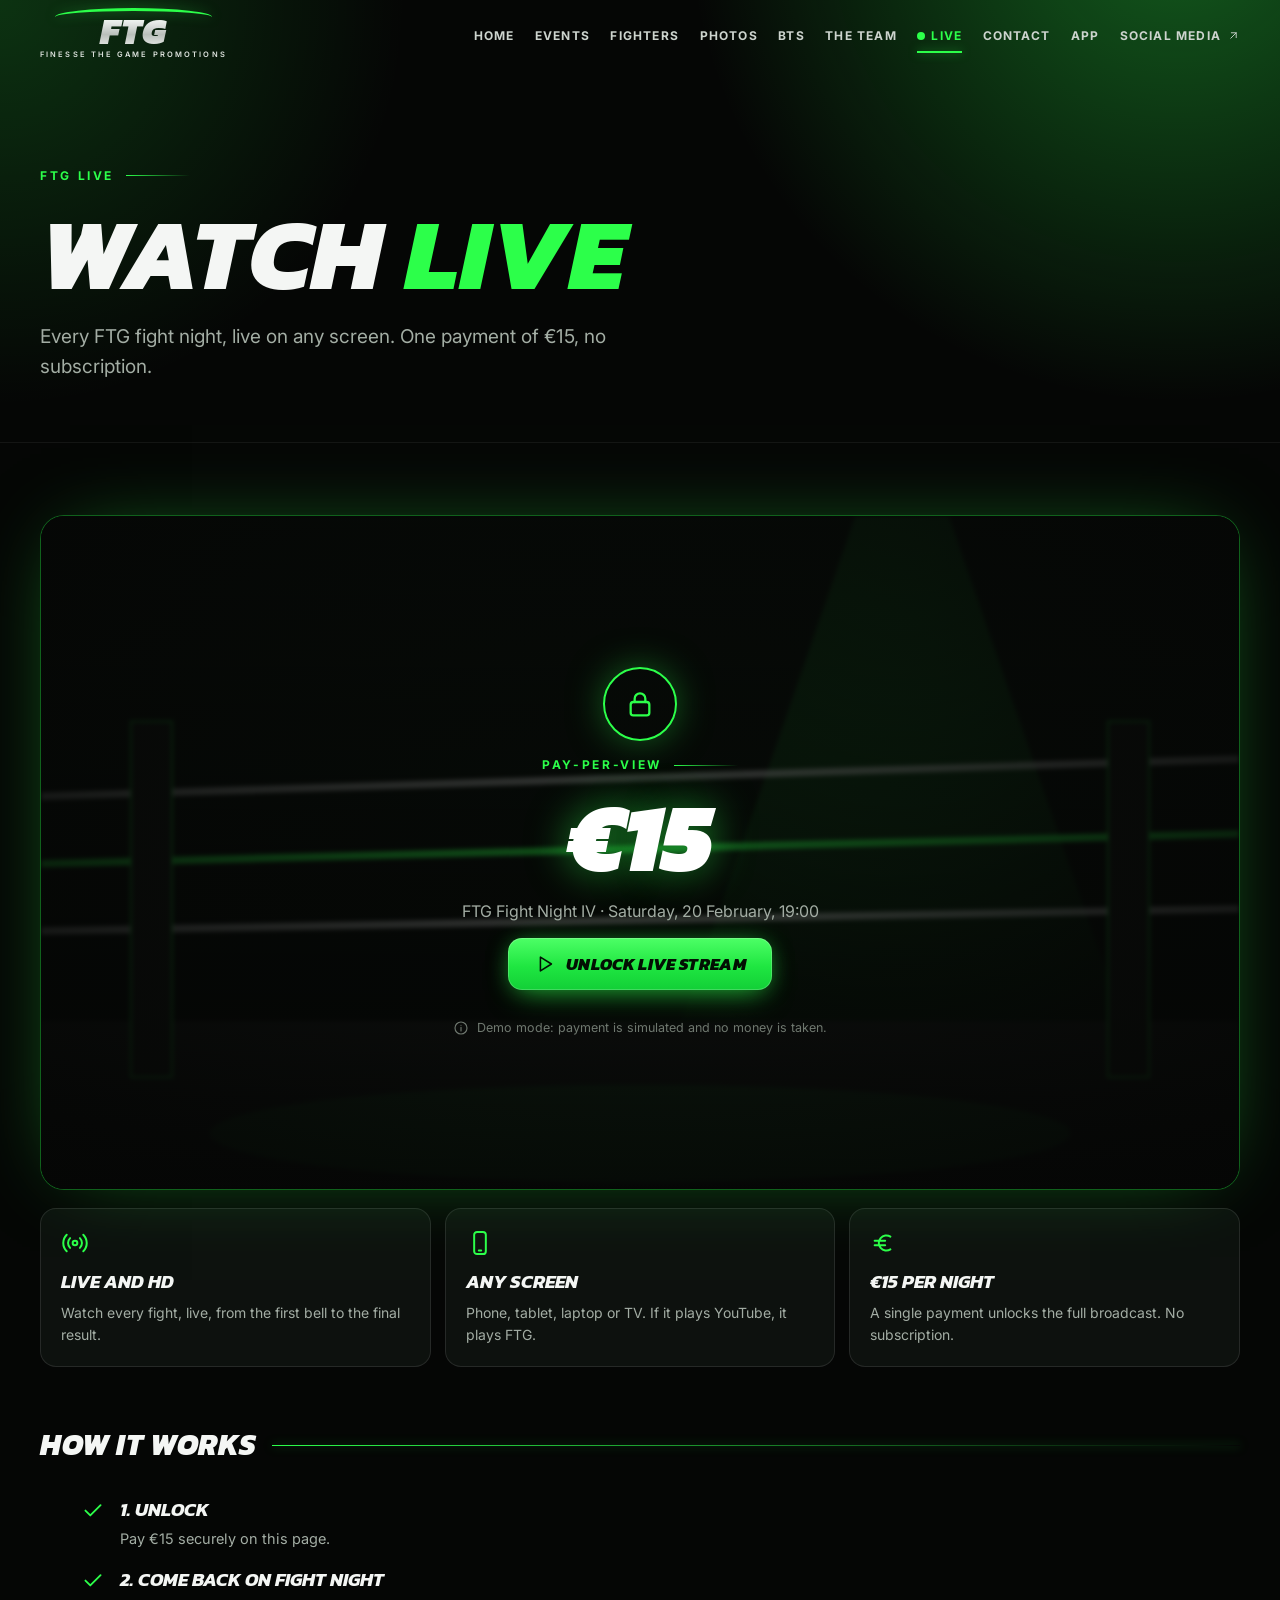
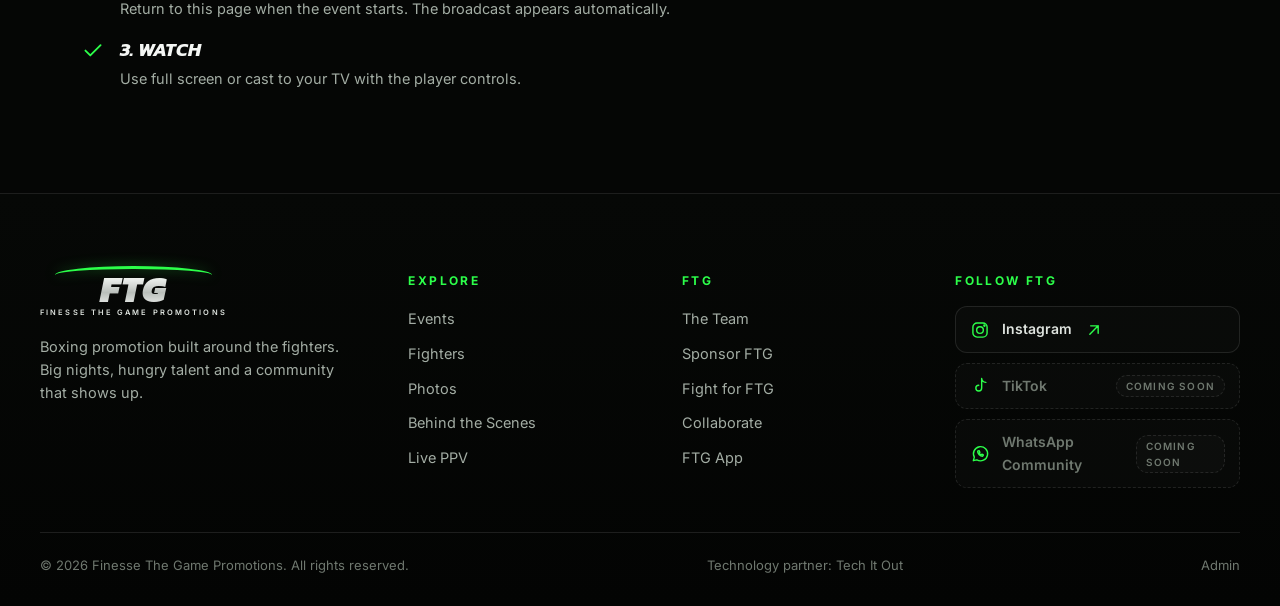
<file: live.html>
<!doctype html>
<html lang="en-IE">
<head>
<meta charset="utf-8">
<meta name="viewport" content="width=device-width, initial-scale=1">
<title>Live | FTG Finesse The Game Promotions</title>
<meta name="description" content="Watch FTG fight nights live on pay-per-view.">
<meta name="theme-color" content="#050605">
<meta property="og:type" content="website">
<meta property="og:site_name" content="FTG Finesse The Game Promotions">
<meta property="og:title" content="Live | FTG Finesse The Game Promotions">
<meta property="og:description" content="Watch FTG fight nights live on pay-per-view.">
<meta property="og:image" content="https://bshumba-eng.github.io/ftg-website/assets/img/og.png">
<meta name="twitter:card" content="summary_large_image">
<link rel="icon" href="assets/img/favicon.svg" type="image/svg+xml">
<link rel="preconnect" href="https://fonts.googleapis.com">
<link rel="preconnect" href="https://fonts.gstatic.com" crossorigin>
<link href="https://fonts.googleapis.com/css2?family=DM+Sans:wght@500;700;800&family=Inter:wght@400;500;600;700;800&family=Kanit:ital,wght@0,700;0,800;1,600;1,700;1,800;1,900&display=swap" rel="stylesheet">
<link rel="stylesheet" href="assets/css/site.css">
</head>
<body data-page="live" data-base="">
<main id="main"><noscript><p class="noscript">FTG works best with JavaScript enabled. Please turn it on to view this page.</p></noscript></main>
<script src="assets/js/data.js"></script>
<script src="assets/js/store.js"></script>
<script src="assets/js/art.js"></script>
<script src="assets/js/pages.js"></script>
<script src="assets/js/site.js"></script>
</body>
</html>
</file>
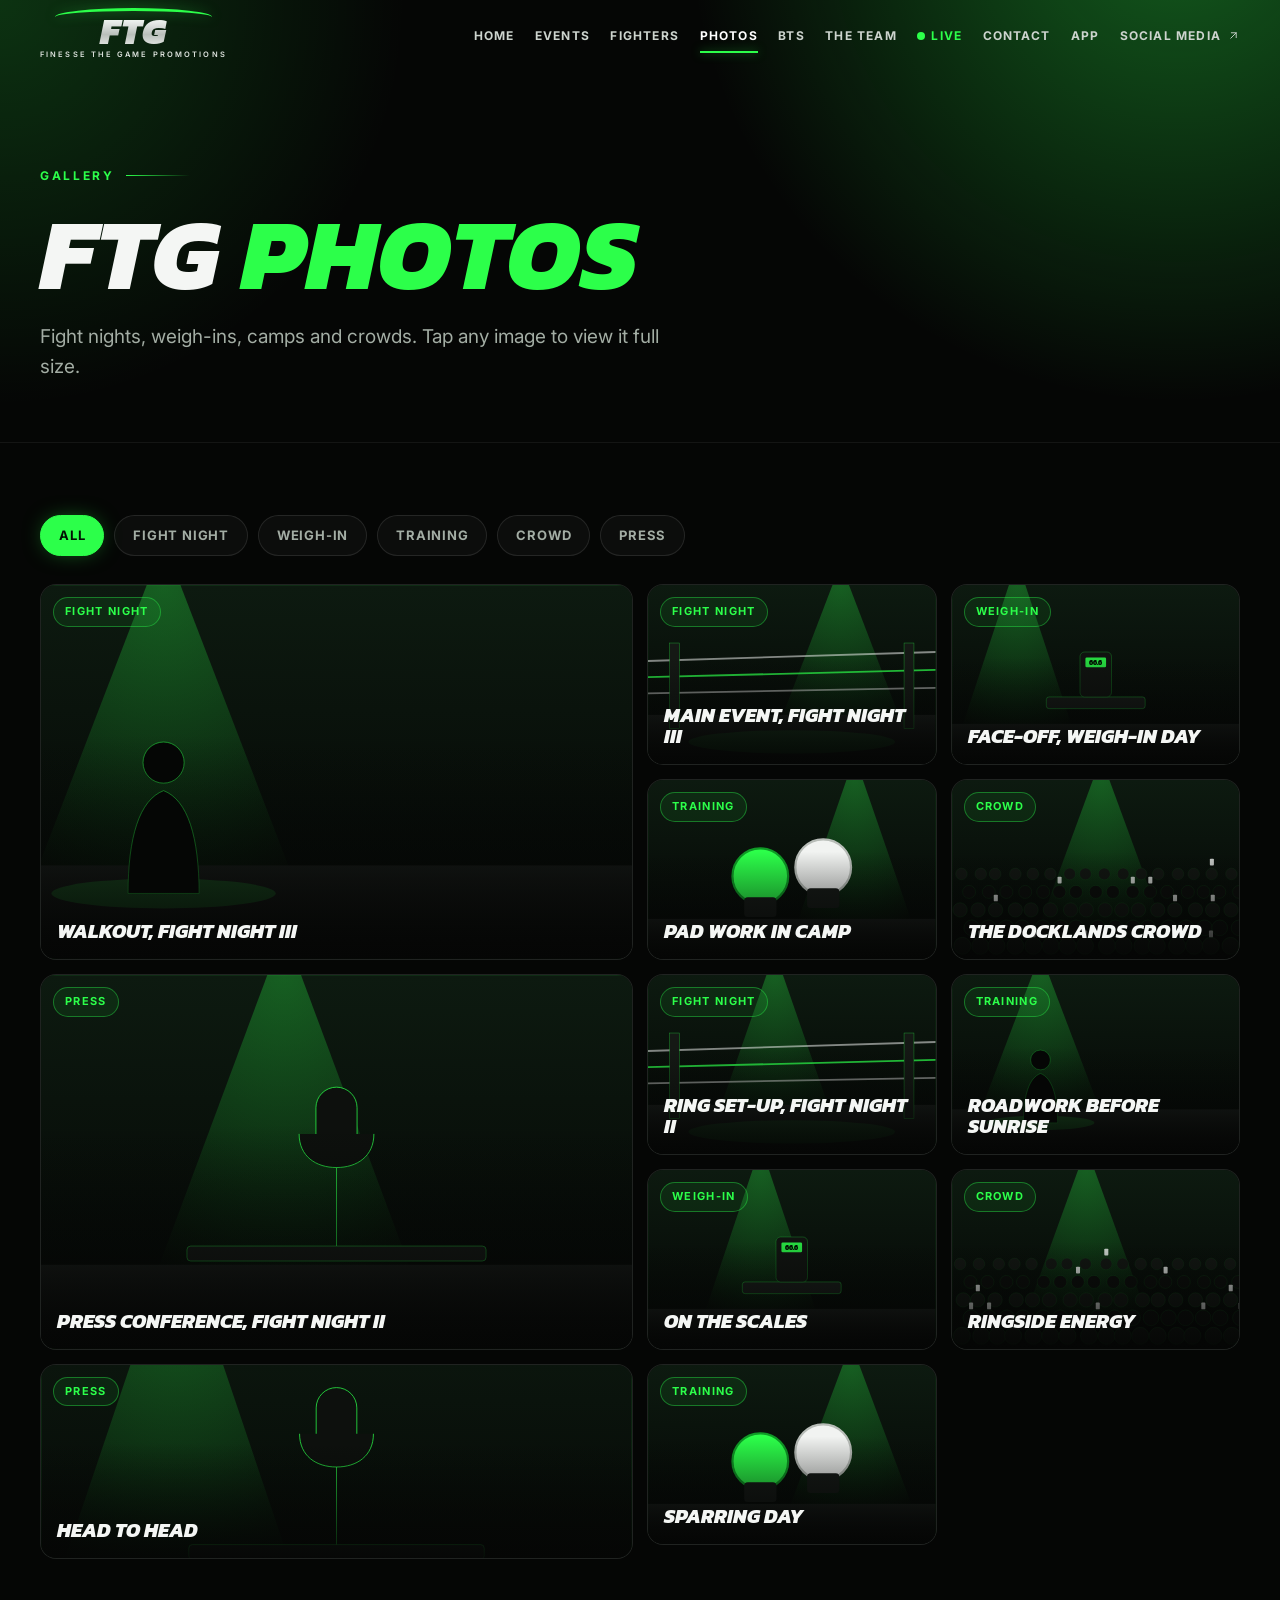
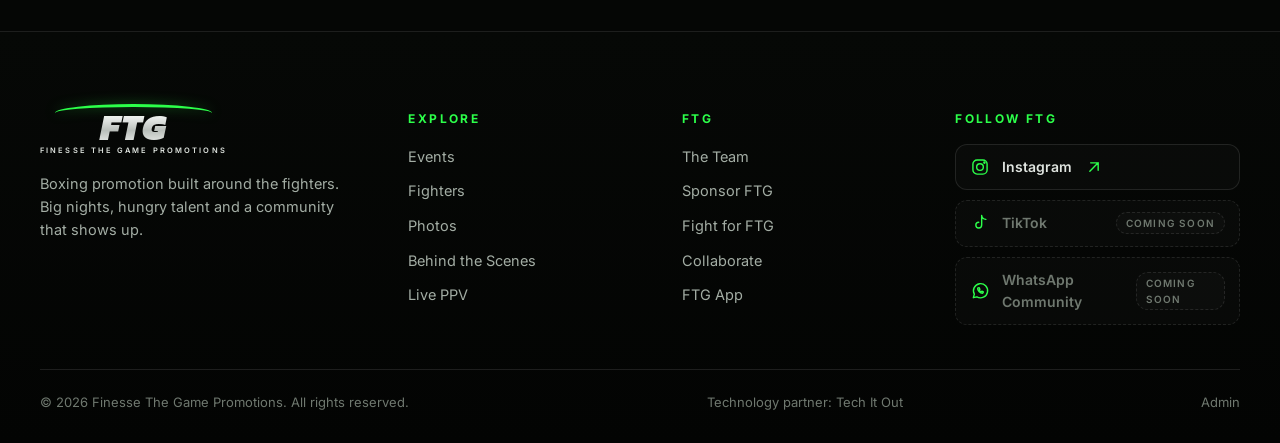
<file: photos.html>
<!doctype html>
<html lang="en-IE">
<head>
<meta charset="utf-8">
<meta name="viewport" content="width=device-width, initial-scale=1">
<title>Photos | FTG Finesse The Game Promotions</title>
<meta name="description" content="Photo gallery from FTG fight nights, weigh-ins, training camps and press conferences.">
<meta name="theme-color" content="#050605">
<meta property="og:type" content="website">
<meta property="og:site_name" content="FTG Finesse The Game Promotions">
<meta property="og:title" content="Photos | FTG Finesse The Game Promotions">
<meta property="og:description" content="Photo gallery from FTG fight nights, weigh-ins, training camps and press conferences.">
<meta property="og:image" content="https://bshumba-eng.github.io/ftg-website/assets/img/og.png">
<meta name="twitter:card" content="summary_large_image">
<link rel="icon" href="assets/img/favicon.svg" type="image/svg+xml">
<link rel="preconnect" href="https://fonts.googleapis.com">
<link rel="preconnect" href="https://fonts.gstatic.com" crossorigin>
<link href="https://fonts.googleapis.com/css2?family=DM+Sans:wght@500;700;800&family=Inter:wght@400;500;600;700;800&family=Kanit:ital,wght@0,700;0,800;1,600;1,700;1,800;1,900&display=swap" rel="stylesheet">
<link rel="stylesheet" href="assets/css/site.css">
</head>
<body data-page="photos" data-base="">
<main id="main"><noscript><p class="noscript">FTG works best with JavaScript enabled. Please turn it on to view this page.</p></noscript></main>
<script src="assets/js/data.js"></script>
<script src="assets/js/store.js"></script>
<script src="assets/js/art.js"></script>
<script src="assets/js/pages.js"></script>
<script src="assets/js/site.js"></script>
</body>
</html>
</file>
<file: assets/css/site.css>
/* ==========================================================================
   FTG — public site styles
   Design language taken from the FTG app mock-up: black, neon green,
   heavy italic display type, slanted date tags, pill buttons, outlined tiles.
   ========================================================================== */
:root {
  --bg: #050605;
  --bg2: #0a0d0a;
  --card: #0d110e;
  --card2: #121712;
  --line: rgba(255, 255, 255, .1);
  --line-g: rgba(44, 255, 74, .38);
  --g: #2cff4a;
  --g2: #12d63a;
  --gd: #0b9f26;
  --glow: rgba(44, 255, 74, .5);
  --fg: #f4f6f4;
  --mut: #a3ada4;
  --mut2: #6f786f;
  --danger: #ff5d5d;
  --hh: 72px;
  --wrap: 1200px;
  --r: 16px;
  --display: "Kanit", "Arial Narrow", Impact, sans-serif;
  --body: "Inter", system-ui, -apple-system, "Segoe UI", Arial, sans-serif;
}

*, *::before, *::after { box-sizing: border-box; }
html { scroll-behavior: smooth; -webkit-text-size-adjust: 100%; }
body {
  margin: 0; background: var(--bg); color: var(--fg); font-family: var(--body);
  font-size: 16px; line-height: 1.6; -webkit-font-smoothing: antialiased; overflow-x: hidden;
}
img, svg { display: block; max-width: 100%; }
a { color: inherit; text-decoration: none; }
button { font: inherit; color: inherit; cursor: pointer; }
h1, h2, h3, h4, p { margin: 0; }
ul { margin: 0; padding: 0; list-style: none; }
:focus-visible { outline: 2px solid var(--g); outline-offset: 3px; border-radius: 6px; }
::selection { background: var(--g); color: #020; }
.sr { position: absolute; width: 1px; height: 1px; overflow: hidden; clip: rect(0 0 0 0); white-space: nowrap; }
.skip { position: absolute; left: 12px; top: -60px; z-index: 200; background: var(--g); color: #020; padding: 10px 16px; border-radius: 10px; font-weight: 700; }
.skip:focus { top: 12px; }

.ico { width: 1.25em; height: 1.25em; flex: none; }
.wrap { width: min(var(--wrap), 100% - clamp(36px, 8vw, 80px)); margin-inline: auto; }
.d { font-family: var(--display); font-style: italic; font-weight: 800; text-transform: uppercase; letter-spacing: .005em; line-height: .98; }
.g { color: var(--g); }
.mut { color: var(--mut); }
.eyebrow { display: inline-flex; align-items: center; gap: 12px; font-size: 12px; font-weight: 700; letter-spacing: .22em; text-transform: uppercase; color: var(--g); }
.eyebrow::after { content: ""; width: 64px; height: 1px; background: linear-gradient(90deg, var(--g), transparent); }

/* ---------- reveal ---------- */
.js .rv { opacity: 0; transform: translateY(22px); transition: opacity .7s cubic-bezier(.2, .7, .2, 1), transform .7s cubic-bezier(.2, .7, .2, 1); }
.js .rv.in { opacity: 1; transform: none; }
.js .rv.d1 { transition-delay: .08s; } .js .rv.d2 { transition-delay: .16s; } .js .rv.d3 { transition-delay: .24s; }

/* ---------- logo ---------- */
.logo { display: inline-flex; flex-direction: column; align-items: center; line-height: 1; position: relative; }
.logo::before { content: ""; position: absolute; top: -5px; left: 8%; right: 8%; height: 9px; border-top: 3px solid var(--g); border-radius: 50% 50% 0 0 / 100% 100% 0 0; filter: drop-shadow(0 0 6px var(--glow)); }
.logo__mark { font-family: var(--display); font-style: italic; font-weight: 900; font-size: 36px; letter-spacing: .01em; background: linear-gradient(180deg, #fff 10%, #b9bfba 60%, #eef0ee 100%); -webkit-background-clip: text; background-clip: text; color: transparent; padding: 0 6px; }
.logo__sub { font-size: 7.5px; font-weight: 600; letter-spacing: .28em; text-transform: uppercase; color: #dfe4df; margin-top: 2px; white-space: nowrap; }
.logo--lg .logo__mark { font-size: 64px; }
.logo--lg .logo__sub { font-size: 12px; }

/* ---------- header ---------- */
.hdr { position: fixed; inset: 0 0 auto 0; height: var(--hh); z-index: 60; transition: background .3s, border-color .3s, backdrop-filter .3s; border-bottom: 1px solid transparent; }
.hdr.solid { background: rgba(5, 6, 5, .82); backdrop-filter: blur(16px) saturate(1.3); -webkit-backdrop-filter: blur(16px) saturate(1.3); border-color: var(--line); }
.hdr__in { height: 100%; display: flex; align-items: center; justify-content: space-between; gap: 24px; }
.nav { display: flex; align-items: center; gap: clamp(14px, 1.6vw, 26px); }
.nav a { font-size: 12px; font-weight: 700; letter-spacing: .1em; text-transform: uppercase; color: #cdd4ce; position: relative; padding: 8px 0; white-space: nowrap; display: inline-flex; align-items: center; gap: 6px; transition: color .2s; }
.nav a::after { content: ""; position: absolute; left: 0; right: 0; bottom: 0; height: 2px; background: var(--g); transform: scaleX(0); transform-origin: left; transition: transform .25s; box-shadow: 0 0 10px var(--glow); }
.nav a:hover, .nav a[aria-current="page"] { color: #fff; }
.nav a:hover::after, .nav a[aria-current="page"]::after { transform: scaleX(1); }
.nav .ico { width: 13px; height: 13px; }
.nav__live { color: var(--g) !important; }
.dot { width: 8px; height: 8px; border-radius: 50%; background: var(--g); box-shadow: 0 0 0 0 var(--glow); animation: pulse 1.8s infinite; display: inline-block; }
@keyframes pulse { 0% { box-shadow: 0 0 0 0 rgba(44, 255, 74, .6); } 70% { box-shadow: 0 0 0 9px rgba(44, 255, 74, 0); } 100% { box-shadow: 0 0 0 0 rgba(44, 255, 74, 0); } }
.hdr__menu { display: none; width: 46px; height: 46px; border-radius: 14px; border: 1px solid var(--line-g); background: rgba(44, 255, 74, .06); align-items: center; justify-content: center; color: var(--g); }
.hdr__menu .ico { width: 24px; height: 24px; }

.drawer { position: fixed; inset: 0; z-index: 70; background: rgba(3, 4, 3, .97); backdrop-filter: blur(18px); display: flex; flex-direction: column; padding: 18px clamp(20px, 6vw, 48px) 40px; transform: translateY(-100%); visibility: hidden; transition: transform .45s cubic-bezier(.2, .8, .2, 1), visibility 0s .45s; overflow-y: auto; }
.drawer.open { transform: none; visibility: visible; transition: transform .45s cubic-bezier(.2, .8, .2, 1); }
.drawer__top { display: flex; justify-content: space-between; align-items: center; height: 52px; margin-bottom: 20px; }
.drawer a.dl { display: flex; align-items: center; justify-content: space-between; padding: 14px 0; border-bottom: 1px solid var(--line); font-family: var(--display); font-style: italic; font-weight: 800; text-transform: uppercase; font-size: 28px; }
.drawer a.dl .ico { color: var(--g); }
.drawer a.dl[aria-current="page"] { color: var(--g); }

.tabbar { display: none; position: fixed; left: 0; right: 0; bottom: 0; z-index: 55; background: rgba(5, 6, 5, .94); backdrop-filter: blur(16px); border-top: 1px solid var(--line); padding: 8px 6px calc(8px + env(safe-area-inset-bottom)); grid-template-columns: repeat(5, 1fr); }
.tabbar a { display: flex; flex-direction: column; align-items: center; gap: 3px; font-size: 11px; font-weight: 600; color: #cfd5d0; padding: 4px 0 6px; position: relative; }
.tabbar a .ico { width: 24px; height: 24px; }
.tabbar a[aria-current="page"] { color: var(--g); font-weight: 700; }
.tabbar a[aria-current="page"]::after { content: ""; position: absolute; bottom: -2px; width: 34px; height: 3px; border-radius: 3px; background: var(--g); box-shadow: 0 0 12px var(--glow); }

/* ---------- buttons, tags ---------- */
.btn { display: inline-flex; align-items: center; justify-content: center; gap: 10px; min-height: 52px; padding: 0 26px; border-radius: 14px; border: 0; font-family: var(--display); font-style: italic; font-weight: 800; font-size: 17px; letter-spacing: .02em; text-transform: uppercase; color: #021003; background: linear-gradient(180deg, #4dff66, #1fe641 55%, #12cf37); box-shadow: 0 0 0 1px rgba(255, 255, 255, .2) inset, 0 12px 30px -10px var(--glow), 0 0 24px -6px rgba(44, 255, 74, .55); transition: transform .2s, box-shadow .2s, filter .2s; white-space: nowrap; }
.btn:hover { transform: translateY(-2px); filter: brightness(1.06); box-shadow: 0 0 0 1px rgba(255, 255, 255, .3) inset, 0 16px 36px -10px var(--glow), 0 0 34px -4px rgba(44, 255, 74, .7); }
.btn:active { transform: translateY(0); }
.btn .ico { width: 22px; height: 22px; }
.btn--ghost { color: #fff; background: rgba(0, 0, 0, .35); box-shadow: 0 0 0 1.5px var(--line-g) inset; }
.btn--ghost:hover { background: rgba(44, 255, 74, .1); box-shadow: 0 0 0 1.5px var(--g) inset, 0 0 26px -8px var(--glow); }
.btn--sm { min-height: 42px; padding: 0 18px; font-size: 14px; border-radius: 12px; }
.btn--block { width: 100%; }
.btn[disabled] { opacity: .5; pointer-events: none; }
.btn--tio { background: linear-gradient(180deg, #54c7ff, #0aa7ff 60%, #006ce5); color: #021018; font-family: "DM Sans", var(--body); font-style: normal; box-shadow: 0 12px 30px -10px rgba(10, 167, 255, .6); }
.btn--tio:hover { box-shadow: 0 16px 36px -10px rgba(10, 167, 255, .8); }
.link { display: inline-flex; align-items: center; gap: 8px; font-size: 13px; font-weight: 700; letter-spacing: .12em; text-transform: uppercase; color: var(--g); border-bottom: 1px solid transparent; padding-bottom: 3px; transition: border-color .2s, gap .2s; }
.link:hover { border-color: var(--g); gap: 12px; }
.link .ico { width: 16px; height: 16px; }

.datetag { display: inline-block; font-family: var(--display); font-style: italic; font-weight: 800; text-transform: uppercase; color: #021003; background: linear-gradient(90deg, #2cff4a, #12d63a); padding: 3px 22px 3px 18px; font-size: 15px; line-height: 1.3; clip-path: polygon(12px 0, 100% 0, calc(100% - 12px) 100%, 0 100%); letter-spacing: .02em; }
.datetag--lg { font-size: clamp(26px, 4.4vw, 44px); padding: 4px 42px 4px 36px; clip-path: polygon(18px 0, 100% 0, calc(100% - 18px) 100%, 0 100%); box-shadow: 0 0 40px var(--glow); }
.chip { display: inline-flex; align-items: center; gap: 6px; font-size: 11px; font-weight: 700; letter-spacing: .12em; text-transform: uppercase; padding: 5px 11px; border-radius: 99px; border: 1px solid var(--line); color: var(--mut); background: rgba(255, 255, 255, .03); }
.chip--g { color: var(--g); border-color: var(--line-g); background: rgba(44, 255, 74, .08); }
.chip--soon { color: var(--mut); }
.badge-live { display: inline-flex; align-items: center; gap: 8px; font-size: 12px; font-weight: 800; letter-spacing: .16em; text-transform: uppercase; color: #fff; background: rgba(255, 70, 70, .14); border: 1px solid rgba(255, 70, 70, .5); padding: 6px 12px; border-radius: 99px; }
.badge-live i { width: 8px; height: 8px; border-radius: 50%; background: #ff4646; box-shadow: 0 0 10px #ff4646; }

/* ---------- hero ---------- */
.hero { position: relative; overflow: hidden; padding: calc(var(--hh) + 22px) 0 34px; isolation: isolate; }
.hero__bg { position: absolute; inset: 0; z-index: -1; background:
  radial-gradient(circle at 6% -6%, rgba(44, 255, 74, .55), transparent 22%),
  radial-gradient(circle at 94% -6%, rgba(44, 255, 74, .5), transparent 22%),
  radial-gradient(ellipse at 50% 120%, rgba(44, 255, 74, .18), transparent 55%),
  linear-gradient(180deg, #060906, #050605 60%, #050605); }
.hero__bg::before { content: ""; position: absolute; inset: 0; background: repeating-linear-gradient(100deg, transparent 0 46px, rgba(255, 255, 255, .018) 46px 47px); mask-image: linear-gradient(180deg, #000, transparent 85%); -webkit-mask-image: linear-gradient(180deg, #000, transparent 85%); }
.hero__bg::after { content: ""; position: absolute; left: 0; right: 0; bottom: 0; height: 30%; background: linear-gradient(180deg, transparent, rgba(44, 255, 74, .07)); border-top: 1px solid rgba(44, 255, 74, .12); }
.hero__logo { display: flex; justify-content: center; padding: 14px 0 10px; }
.slides { display: grid; position: relative; }
.slide { grid-area: 1 / 1; display: grid; grid-template-columns: minmax(0, 1fr) minmax(0, 1.35fr) minmax(0, 1fr); gap: clamp(8px, 2vw, 28px); align-items: end; opacity: 0; visibility: hidden; transition: opacity .7s, visibility 0s .7s; min-height: 440px; }
.slide.on { opacity: 1; visibility: visible; transition: opacity .7s; }
.slide__fig { position: relative; align-self: stretch; border-radius: 22px 22px 0 0; overflow: hidden; min-height: 360px; border: 1px solid var(--line-g); border-bottom: 0; background: #0a0f0b; box-shadow: 0 0 50px -18px var(--glow); }
.slide__fig .art { position: absolute; inset: 0; width: 100%; height: 100%; object-fit: cover; }
.slide__fig::after { content: ""; position: absolute; inset: 0; background: linear-gradient(180deg, transparent 60%, rgba(5, 6, 5, .85)); }
.slide__fig figcaption { position: absolute; left: 14px; bottom: 12px; z-index: 2; font-family: var(--display); font-style: italic; font-weight: 800; text-transform: uppercase; font-size: 17px; line-height: 1.05; }
.slide__fig figcaption small { display: block; color: var(--g); font-size: 11px; letter-spacing: .16em; font-family: var(--body); font-style: normal; font-weight: 700; margin-bottom: 2px; }
.slide__mid { text-align: center; padding: 14px 0 22px; display: flex; flex-direction: column; align-items: center; gap: 18px; }
.slide__kicker { font-family: var(--display); font-style: italic; font-weight: 800; font-size: clamp(22px, 3vw, 36px); text-transform: uppercase; color: #fff; letter-spacing: .02em; }
.slide__title { font-size: clamp(50px, 8.2vw, 116px); background: linear-gradient(180deg, #fff 8%, #c5cbc6 55%, #8e958f 100%); -webkit-background-clip: text; background-clip: text; color: transparent; filter: drop-shadow(0 6px 24px rgba(0, 0, 0, .6)); }
.slide__sub { color: var(--mut); max-width: 460px; font-size: 15px; }
.cd { display: flex; gap: 10px; justify-content: center; }
.cd div { min-width: 64px; padding: 8px 8px 6px; border-radius: 12px; border: 1px solid var(--line-g); background: rgba(44, 255, 74, .06); text-align: center; }
.cd b { display: block; font-family: var(--display); font-style: italic; font-weight: 800; font-size: 28px; line-height: 1.1; color: #fff; font-variant-numeric: tabular-nums; }
.cd small { font-size: 9px; font-weight: 700; letter-spacing: .18em; color: var(--g); text-transform: uppercase; }
.dots { display: flex; justify-content: center; gap: 9px; padding: 14px 0 6px; }
.dots button { width: 9px; height: 9px; padding: 0; border-radius: 50%; border: 0; background: rgba(255, 255, 255, .3); transition: .25s; }
.dots button[aria-current="true"] { background: var(--g); width: 26px; border-radius: 6px; box-shadow: 0 0 12px var(--glow); }
.hero__cta { display: grid; grid-template-columns: 1fr 1fr; gap: 14px; margin-top: 8px; max-width: 760px; margin-inline: auto; }

/* ---------- sections ---------- */
.sec { padding: clamp(64px, 9vw, 120px) 0; position: relative; }
.sec--tight { padding: clamp(40px, 6vw, 72px) 0; }
.sec--alt { background: linear-gradient(180deg, var(--bg2), var(--bg)); border-block: 1px solid rgba(255, 255, 255, .05); }
.sec__head { display: flex; align-items: end; justify-content: space-between; gap: 24px; margin-bottom: clamp(26px, 4vw, 46px); flex-wrap: wrap; }
.sec__title { font-size: clamp(34px, 5vw, 62px); margin-top: 14px; }
.sec__lead { color: var(--mut); max-width: 620px; margin-top: 14px; font-size: 17px; }
.h-rule { display: flex; align-items: center; gap: 16px; font-family: var(--display); font-style: italic; font-weight: 800; text-transform: uppercase; font-size: clamp(22px, 2.6vw, 30px); letter-spacing: .02em; }
.h-rule::after { content: ""; flex: 1; height: 1px; background: linear-gradient(90deg, var(--g), transparent); box-shadow: 0 0 10px var(--glow); }

.phead { position: relative; padding: calc(var(--hh) + clamp(46px, 7vw, 90px)) 0 clamp(36px, 5vw, 60px); overflow: hidden; isolation: isolate; border-bottom: 1px solid rgba(255, 255, 255, .06); }
.phead::before { content: ""; position: absolute; inset: 0; z-index: -1; background: radial-gradient(circle at 92% -20%, rgba(44, 255, 74, .35), transparent 38%), radial-gradient(circle at 0% 0%, rgba(44, 255, 74, .18), transparent 30%); }
.phead h1 { font-size: clamp(46px, 8vw, 104px); margin-top: 16px; }
.phead p.lead { color: var(--mut); font-size: clamp(16px, 1.6vw, 19px); max-width: 640px; margin-top: 18px; }

/* ---------- tiles ---------- */
.tiles { display: grid; gap: 14px; }
.tiles--3 { grid-template-columns: repeat(3, 1fr); }
.tile { position: relative; overflow: hidden; border-radius: 14px; border: 1px solid var(--line-g); background: #070a08; min-height: 168px; padding: 16px; display: flex; flex-direction: column; justify-content: flex-end; gap: 10px; isolation: isolate; transition: transform .25s, border-color .25s, box-shadow .25s; }
.tile:hover { transform: translateY(-4px); border-color: var(--g); box-shadow: 0 18px 40px -20px var(--glow); }
.tile > .art { position: absolute; inset: 0; width: 100%; height: 100%; object-fit: cover; z-index: -2; opacity: .55; transition: transform .6s, opacity .3s; }
.tile:hover > .art { transform: scale(1.06); opacity: .75; }
.tile::after { content: ""; position: absolute; inset: 0; z-index: -1; background: linear-gradient(180deg, rgba(5, 6, 5, .1), rgba(5, 6, 5, .85) 78%); }
.tile__ico { color: var(--g); }
.tile__ico .ico { width: 30px; height: 30px; filter: drop-shadow(0 0 8px var(--glow)); }
.tile__t { font-family: var(--display); font-style: italic; font-weight: 800; text-transform: uppercase; font-size: clamp(17px, 1.8vw, 22px); line-height: 1.02; }
.tile--event { min-height: 210px; border-left: 3px solid var(--g); }
.tile--event .tile__t { font-size: clamp(20px, 2.2vw, 26px); }
.tile--explore { aspect-ratio: 1.2; min-height: 150px; }
.tiles--6 { grid-template-columns: repeat(3, 1fr); }

/* ---------- fighter cards ---------- */
.fgrid { display: grid; grid-template-columns: repeat(4, 1fr); gap: 16px; }
.fcard { position: relative; border-radius: 18px; overflow: hidden; aspect-ratio: 4 / 5.2; border: 1px solid var(--line); background: #0a0d0a; isolation: isolate; transition: transform .3s, border-color .3s, box-shadow .3s; display: block; }
.fcard:hover { transform: translateY(-6px); border-color: var(--g); box-shadow: 0 22px 50px -22px var(--glow); }
.fcard .art { position: absolute; inset: 0; width: 100%; height: 100%; object-fit: cover; z-index: -2; transition: transform .6s; }
.fcard:hover .art { transform: scale(1.05); }
.fcard::after { content: ""; position: absolute; inset: 0; z-index: -1; background: linear-gradient(180deg, transparent 45%, rgba(5, 6, 5, .96) 100%); }
.fcard__body { position: absolute; inset: auto 0 0 0; padding: 18px; }
.fcard__nick { font-size: 11px; font-weight: 700; letter-spacing: .18em; text-transform: uppercase; color: var(--g); }
.fcard__name { font-family: var(--display); font-style: italic; font-weight: 800; text-transform: uppercase; font-size: 26px; line-height: 1; margin: 4px 0 10px; }
.fcard__meta { display: flex; flex-wrap: wrap; gap: 6px; }
.fcard__rec { position: absolute; top: 14px; right: 14px; font-family: var(--display); font-style: italic; font-weight: 800; background: rgba(5, 6, 5, .72); border: 1px solid var(--line-g); padding: 4px 12px; border-radius: 10px; font-size: 15px; backdrop-filter: blur(6px); }
.fcard__nextbar { position: absolute; top: 14px; left: 14px; }

/* ---------- toolbar / filters ---------- */
.bar { display: flex; flex-wrap: wrap; gap: 10px; margin-bottom: 28px; }
.pill { border: 1px solid var(--line); background: rgba(255, 255, 255, .03); color: var(--mut); padding: 9px 18px; border-radius: 99px; font-size: 13px; font-weight: 700; letter-spacing: .06em; text-transform: uppercase; transition: .2s; }
.pill:hover { color: #fff; border-color: var(--line-g); }
.pill[aria-pressed="true"], .pill[aria-selected="true"] { color: #021003; background: var(--g); border-color: var(--g); box-shadow: 0 0 22px -6px var(--glow); }
.field--search { position: relative; margin-left: auto; min-width: 220px; }
.field--search input { padding-left: 42px; }
.field--search .ico { position: absolute; left: 14px; top: 50%; transform: translateY(-50%); color: var(--mut2); width: 18px; height: 18px; }

/* ---------- event list ---------- */
.elist { display: grid; gap: 14px; }
.ecard { display: grid; grid-template-columns: 110px 1fr auto; gap: 22px; align-items: center; padding: 20px 24px; border-radius: 18px; border: 1px solid var(--line); background: linear-gradient(135deg, var(--card2), var(--card)); transition: .25s; position: relative; overflow: hidden; }
.ecard:hover { border-color: var(--line-g); transform: translateX(4px); }
.ecard__date { text-align: center; border-right: 1px solid var(--line); padding-right: 22px; }
.ecard__date b { display: block; font-family: var(--display); font-style: italic; font-weight: 900; font-size: 44px; line-height: 1; color: #fff; }
.ecard__date span { font-size: 12px; letter-spacing: .2em; text-transform: uppercase; color: var(--g); font-weight: 700; }
.ecard__title { font-family: var(--display); font-style: italic; font-weight: 800; text-transform: uppercase; font-size: 26px; line-height: 1.05; }
.ecard__meta { display: flex; flex-wrap: wrap; gap: 6px 18px; margin-top: 8px; color: var(--mut); font-size: 14px; }
.ecard__meta span { display: inline-flex; align-items: center; gap: 6px; }
.ecard__meta .ico { width: 16px; height: 16px; color: var(--g); }
.ecard__acts { display: flex; gap: 10px; flex-wrap: wrap; justify-content: flex-end; }
.ecard--past { opacity: .85; }
.ecard--past .ecard__date b { color: var(--mut); }

.featured { position: relative; border-radius: 26px; overflow: hidden; border: 1px solid var(--line-g); background: #070a08; display: grid; grid-template-columns: 1.1fr 1fr; isolation: isolate; box-shadow: 0 0 60px -26px var(--glow); }
.featured__art { position: relative; min-height: 380px; }
.featured__art .art { position: absolute; inset: 0; width: 100%; height: 100%; object-fit: cover; }
.featured__art::after { content: ""; position: absolute; inset: 0; background: linear-gradient(90deg, transparent 50%, #070a08); }
.featured__body { padding: clamp(24px, 4vw, 48px); display: flex; flex-direction: column; justify-content: center; gap: 18px; }
.featured__body h2 { font-size: clamp(34px, 4.6vw, 60px); }

/* ---------- card list (bouts) ---------- */
.bout { display: grid; grid-template-columns: 1fr auto 1fr; align-items: center; gap: 12px; padding: 18px 22px; border: 1px solid var(--line); border-radius: 16px; background: var(--card); }
.bout + .bout { margin-top: 10px; }
.bout__name { font-family: var(--display); font-style: italic; font-weight: 800; text-transform: uppercase; font-size: 21px; line-height: 1.05; }
.bout__name small { display: block; font-family: var(--body); font-style: normal; font-weight: 600; font-size: 11px; letter-spacing: .14em; color: var(--mut); }
.bout__vs { color: var(--g); font-family: var(--display); font-style: italic; font-weight: 800; font-size: 18px; text-align: center; }
.bout__name:last-child { text-align: right; }
.bout__slot { grid-column: 1 / -1; font-size: 11px; font-weight: 700; letter-spacing: .2em; text-transform: uppercase; color: var(--g); }

/* ---------- fighter detail ---------- */
.fd { display: grid; grid-template-columns: minmax(0, 420px) 1fr; gap: clamp(28px, 5vw, 64px); align-items: start; }
.fd__fig { position: sticky; top: calc(var(--hh) + 20px); aspect-ratio: 4 / 5; border-radius: 24px; overflow: hidden; border: 1px solid var(--line-g); box-shadow: 0 0 60px -24px var(--glow); background: #0a0d0a; }
.fd__fig .art { width: 100%; height: 100%; object-fit: cover; }
.fd h1 { font-size: clamp(44px, 7vw, 92px); margin: 12px 0 6px; }
.fd__nick { font-family: var(--display); font-style: italic; font-weight: 700; font-size: clamp(20px, 2.4vw, 28px); color: var(--g); text-transform: uppercase; }
.stats { display: grid; grid-template-columns: repeat(3, 1fr); gap: 10px; margin: 26px 0; }
.stat { border: 1px solid var(--line); background: var(--card); border-radius: 14px; padding: 14px 16px; }
.stat small { display: block; font-size: 11px; letter-spacing: .16em; text-transform: uppercase; color: var(--mut2); font-weight: 700; }
.stat b { font-family: var(--display); font-style: italic; font-weight: 800; font-size: 26px; line-height: 1.2; }
.stat--rec b { color: var(--g); }
.blk { margin-top: clamp(30px, 5vw, 48px); }
.blk > .h-rule { margin-bottom: 18px; }
.prose { color: #cfd6d0; font-size: 17px; max-width: 70ch; }
.nextfight { border-radius: 20px; border: 1px solid var(--line-g); padding: 24px; background: linear-gradient(135deg, rgba(44, 255, 74, .1), rgba(44, 255, 74, .02)); display: grid; gap: 16px; }
.nextfight__vs { font-family: var(--display); font-style: italic; font-weight: 800; text-transform: uppercase; font-size: clamp(24px, 3.4vw, 38px); line-height: 1.05; }
.nextfight__vs span { color: var(--g); }
.kv { display: flex; flex-wrap: wrap; gap: 10px 26px; color: var(--mut); font-size: 14px; }
.kv span { display: inline-flex; align-items: center; gap: 7px; } .kv .ico { color: var(--g); width: 17px; height: 17px; }
.tbl { width: 100%; border-collapse: collapse; font-size: 15px; }
.tbl th { text-align: left; font-size: 11px; letter-spacing: .16em; text-transform: uppercase; color: var(--mut2); padding: 0 14px 10px; font-weight: 700; }
.tbl td { padding: 14px; border-top: 1px solid var(--line); }
.tbl tr:hover td { background: rgba(255, 255, 255, .02); }
.res { display: inline-grid; place-items: center; width: 30px; height: 30px; border-radius: 8px; font-family: var(--display); font-style: italic; font-weight: 800; }
.res--W { background: rgba(44, 255, 74, .16); color: var(--g); border: 1px solid var(--line-g); }
.res--L { background: rgba(255, 93, 93, .14); color: #ff8080; border: 1px solid rgba(255, 93, 93, .4); }
.res--D { background: rgba(255, 255, 255, .08); color: #d4d9d5; border: 1px solid var(--line); }
.tbl-wrap { overflow-x: auto; border: 1px solid var(--line); border-radius: 16px; background: var(--card); padding: 18px 4px 6px; }
.train { border-radius: 20px; border: 1px solid var(--line); background: var(--card); padding: 24px; display: grid; gap: 14px; }
.train h3 { font-family: var(--display); font-style: italic; font-weight: 800; text-transform: uppercase; font-size: 26px; }
.note { font-size: 13px; color: var(--mut); border-left: 2px solid var(--line-g); padding-left: 12px; }
.fnav { display: flex; justify-content: space-between; gap: 12px; margin-top: 60px; flex-wrap: wrap; }

/* ---------- forms ---------- */
.formcard { border: 1px solid var(--line); border-radius: 22px; background: linear-gradient(160deg, var(--card2), var(--card)); padding: clamp(22px, 4vw, 40px); }
.frow { display: grid; grid-template-columns: 1fr 1fr; gap: 16px; }
.field { display: grid; gap: 7px; margin-bottom: 16px; }
.field label { font-size: 12px; font-weight: 700; letter-spacing: .12em; text-transform: uppercase; color: var(--mut); }
.field label .req { color: var(--g); }
input, select, textarea { width: 100%; background: #070a08; border: 1px solid var(--line); border-radius: 12px; color: var(--fg); padding: 13px 15px; font: inherit; font-size: 15px; transition: border-color .2s, box-shadow .2s; }
select { appearance: none; background-image: linear-gradient(45deg, transparent 50%, var(--g) 50%), linear-gradient(135deg, var(--g) 50%, transparent 50%); background-position: calc(100% - 20px) 50%, calc(100% - 14px) 50%; background-size: 6px 6px; background-repeat: no-repeat; padding-right: 40px; }
textarea { min-height: 130px; resize: vertical; }
input::placeholder, textarea::placeholder { color: #566057; }
input:focus, select:focus, textarea:focus { outline: none; border-color: var(--g); box-shadow: 0 0 0 3px rgba(44, 255, 74, .18); }
.field.bad input, .field.bad select, .field.bad textarea { border-color: var(--danger); }
.err { font-size: 12.5px; color: #ff8d8d; min-height: 0; }
.hp { position: absolute; left: -9999px; }
.tabs { display: flex; flex-wrap: wrap; gap: 10px; margin-bottom: 26px; }
.tab { display: inline-flex; align-items: center; gap: 10px; padding: 14px 22px; border-radius: 14px; border: 1px solid var(--line); background: var(--card); font-family: var(--display); font-style: italic; font-weight: 800; text-transform: uppercase; font-size: 18px; color: var(--mut); transition: .2s; }
.tab:hover { color: #fff; border-color: var(--line-g); }
.tab[aria-selected="true"] { color: #021003; background: linear-gradient(180deg, #4dff66, #1fe641); border-color: var(--g); box-shadow: 0 0 28px -8px var(--glow); }
.contact { display: grid; grid-template-columns: 1.5fr 1fr; gap: clamp(22px, 4vw, 48px); align-items: start; }
.aside { display: grid; gap: 14px; }
.info { border: 1px solid var(--line); border-radius: 18px; padding: 20px; background: var(--card); display: flex; gap: 14px; }
.info .ico { color: var(--g); width: 26px; height: 26px; margin-top: 2px; }
.info b { display: block; font-family: var(--display); font-style: italic; text-transform: uppercase; font-size: 18px; }
.info p { color: var(--mut); font-size: 14px; }
.success { text-align: center; padding: 30px 10px; }
.success .ico { width: 64px; height: 64px; color: var(--g); margin: 0 auto 16px; filter: drop-shadow(0 0 18px var(--glow)); }
.success h3 { font-size: 34px; margin-bottom: 10px; }
.demo-note { margin-top: 14px; font-size: 12.5px; color: var(--mut2); display: flex; gap: 8px; align-items: flex-start; }
.demo-note .ico { width: 16px; height: 16px; margin-top: 2px; }

/* ---------- media / gallery ---------- */
.mgrid { display: grid; grid-template-columns: repeat(3, 1fr); gap: 14px; }
.mitem { position: relative; border-radius: 16px; overflow: hidden; aspect-ratio: 16 / 10; border: 1px solid var(--line); background: #070a08; cursor: pointer; padding: 0; text-align: left; display: block; width: 100%; isolation: isolate; transition: .3s; }
.mitem:hover { border-color: var(--g); box-shadow: 0 20px 44px -22px var(--glow); transform: translateY(-4px); }
.mitem .art { position: absolute; inset: 0; width: 100%; height: 100%; object-fit: cover; z-index: -2; transition: transform .6s; }
.mitem:hover .art { transform: scale(1.06); }
.mitem::after { content: ""; position: absolute; inset: 0; z-index: -1; background: linear-gradient(180deg, transparent 40%, rgba(5, 6, 5, .92)); }
.mitem__cap { position: absolute; inset: auto 0 0 0; padding: 16px; }
.mitem__cap b { display: block; font-family: var(--display); font-style: italic; font-weight: 800; text-transform: uppercase; font-size: 20px; line-height: 1.08; }
.mitem__cap span { font-size: 12px; color: var(--mut); }
.mitem__play { position: absolute; top: 50%; left: 50%; transform: translate(-50%, -50%); width: 64px; height: 64px; border-radius: 50%; display: grid; place-items: center; background: rgba(5, 6, 5, .6); border: 2px solid var(--g); color: var(--g); box-shadow: 0 0 30px -4px var(--glow); backdrop-filter: blur(6px); transition: .3s; }
.mitem:hover .mitem__play { background: var(--g); color: #021003; transform: translate(-50%, -50%) scale(1.1); }
.mitem__play .ico { width: 26px; height: 26px; margin-left: 3px; }
.mitem__tag { position: absolute; top: 12px; left: 12px; }
.mitem__len { position: absolute; top: 12px; right: 12px; font-size: 12px; font-weight: 700; background: rgba(5, 6, 5, .75); padding: 3px 9px; border-radius: 8px; }
.mgrid--masonry { grid-template-columns: repeat(4, 1fr); }
.mgrid--masonry .mitem:nth-child(5n+1) { grid-column: span 2; grid-row: span 2; aspect-ratio: auto; }

/* ---------- modal ---------- */
.modal { position: fixed; inset: 0; z-index: 100; display: none; align-items: center; justify-content: center; padding: 18px; background: rgba(2, 3, 2, .82); backdrop-filter: blur(10px); }
.modal.open { display: flex; animation: fade .25s; }
@keyframes fade { from { opacity: 0; } }
.modal__box { width: min(560px, 100%); max-height: calc(100vh - 36px); overflow-y: auto; border: 1px solid var(--line-g); border-radius: 24px; background: linear-gradient(170deg, #121812, #0a0d0a); padding: clamp(22px, 4vw, 34px); position: relative; box-shadow: 0 0 80px -20px var(--glow); animation: rise .35s cubic-bezier(.2, .8, .2, 1); }
.modal__box--wide { width: min(980px, 100%); padding: 0; overflow: hidden; background: #000; }
@keyframes rise { from { transform: translateY(24px) scale(.98); opacity: 0; } }
.modal__x { position: absolute; top: 14px; right: 14px; z-index: 3; width: 42px; height: 42px; border-radius: 12px; border: 1px solid var(--line); background: rgba(5, 6, 5, .7); display: grid; place-items: center; }
.modal__x:hover { border-color: var(--g); color: var(--g); }
.modal h3 { font-size: 30px; margin-bottom: 6px; padding-right: 40px; }
.modal__sub { color: var(--mut); font-size: 14px; margin-bottom: 20px; }
.tier { display: grid; grid-template-columns: auto 1fr auto; gap: 14px; align-items: center; padding: 14px 16px; border: 1px solid var(--line); border-radius: 14px; margin-bottom: 10px; cursor: pointer; transition: .2s; }
.tier:hover { border-color: var(--line-g); }
.tier:has(input:checked) { border-color: var(--g); background: rgba(44, 255, 74, .07); box-shadow: 0 0 24px -10px var(--glow); }
.tier input { width: 18px; height: 18px; accent-color: var(--g); padding: 0; }
.tier b { display: block; font-size: 15px; } .tier small { color: var(--mut); font-size: 12.5px; }
.tier .price { font-family: var(--display); font-style: italic; font-weight: 800; font-size: 22px; }
.qty { display: flex; align-items: center; gap: 12px; margin: 16px 0; }
.qty button { width: 42px; height: 42px; border-radius: 12px; border: 1px solid var(--line-g); background: rgba(44, 255, 74, .06); font-size: 22px; line-height: 1; color: var(--g); }
.qty output { min-width: 34px; text-align: center; font-family: var(--display); font-style: italic; font-weight: 800; font-size: 26px; }
.total { display: flex; justify-content: space-between; align-items: baseline; border-top: 1px solid var(--line); padding-top: 16px; margin-bottom: 16px; }
.total b { font-family: var(--display); font-style: italic; font-weight: 800; font-size: 34px; color: var(--g); }
.player { position: relative; aspect-ratio: 16 / 9; background: #000; }
.player iframe { position: absolute; inset: 0; width: 100%; height: 100%; border: 0; }

.toast { position: fixed; left: 50%; bottom: 28px; transform: translate(-50%, 30px); z-index: 120; background: #0e140f; border: 1px solid var(--g); padding: 13px 20px; border-radius: 14px; box-shadow: 0 0 40px -8px var(--glow); opacity: 0; transition: .35s; pointer-events: none; font-weight: 600; display: flex; gap: 10px; align-items: center; max-width: calc(100% - 32px); }
.toast.show { opacity: 1; transform: translate(-50%, 0); }
.toast .ico { color: var(--g); }

/* ---------- live ---------- */
.stage { position: relative; border-radius: 24px; overflow: hidden; border: 1px solid var(--line-g); box-shadow: 0 0 80px -30px var(--glow); background: #000; aspect-ratio: 16 / 9; isolation: isolate; }
.stage > .art { position: absolute; inset: 0; width: 100%; height: 100%; object-fit: cover; z-index: -2; filter: blur(2px) brightness(.7); }
.stage::after { content: ""; position: absolute; inset: 0; z-index: -1; background: radial-gradient(ellipse at center, rgba(5, 6, 5, .45), rgba(5, 6, 5, .93)); }
.stage iframe { position: absolute; inset: 0; width: 100%; height: 100%; border: 0; z-index: 2; }
.stage__in { position: absolute; inset: 0; display: grid; place-items: center; text-align: center; padding: 22px; }
.stage__in > div { max-width: 560px; display: grid; gap: 14px; justify-items: center; }
.stage__lock { width: 74px; height: 74px; border-radius: 50%; border: 2px solid var(--g); display: grid; place-items: center; color: var(--g); box-shadow: 0 0 40px -6px var(--glow); }
.stage__lock .ico { width: 32px; height: 32px; }
.price-big { font-family: var(--display); font-style: italic; font-weight: 900; font-size: clamp(54px, 9vw, 96px); line-height: 1; color: #fff; text-shadow: 0 0 40px var(--glow); }
.perks { display: grid; grid-template-columns: repeat(3, 1fr); gap: 14px; margin-top: 18px; }
.perk { padding: 20px; border: 1px solid var(--line); border-radius: 16px; background: var(--card); }
.perk .ico { color: var(--g); width: 28px; height: 28px; margin-bottom: 10px; }
.perk b { display: block; font-family: var(--display); font-style: italic; text-transform: uppercase; font-size: 19px; }
.perk p { color: var(--mut); font-size: 14px; margin-top: 4px; }

/* ---------- team ---------- */
.tgrid { display: grid; grid-template-columns: repeat(4, 1fr); gap: 16px; }
.tcard { border: 1px solid var(--line); border-radius: 20px; background: linear-gradient(170deg, var(--card2), var(--card)); padding: 22px; transition: .3s; }
.tcard:hover { border-color: var(--line-g); transform: translateY(-5px); box-shadow: 0 22px 44px -26px var(--glow); }
.avatar { width: 84px; height: 84px; border-radius: 50%; display: grid; place-items: center; font-family: var(--display); font-style: italic; font-weight: 900; font-size: 30px; margin-bottom: 16px; color: var(--g); background: radial-gradient(circle at 30% 25%, #1e3a24, #0a100b); border: 1px solid var(--line-g); box-shadow: 0 0 30px -10px var(--glow); }
.tcard h3 { font-family: var(--display); font-style: italic; font-weight: 800; text-transform: uppercase; font-size: 21px; line-height: 1.05; }
.tcard .role { color: var(--g); font-size: 12px; font-weight: 700; letter-spacing: .12em; text-transform: uppercase; margin: 6px 0 10px; }
.tcard p { color: var(--mut); font-size: 14px; }
.tgrid--3 { grid-template-columns: repeat(3, 1fr); }
.behind { display: grid; grid-template-columns: repeat(4, 1fr); gap: 14px; }
.behind .tcard .ico { color: var(--g); width: 32px; height: 32px; margin-bottom: 14px; }
.story { display: grid; grid-template-columns: 1fr 1fr; gap: clamp(22px, 4vw, 56px); align-items: center; }
.story__art { aspect-ratio: 4 / 3; border-radius: 24px; overflow: hidden; border: 1px solid var(--line-g); }
.story__art .art { width: 100%; height: 100%; object-fit: cover; }

/* Tech It Out: shown in the sponsor's own style (navy, electric blue, DM Sans) */
.tio { font-family: "DM Sans", var(--body); border-radius: 28px; border: 1px solid rgba(255, 255, 255, .12); background: radial-gradient(circle at 85% 0%, rgba(10, 167, 255, .28), transparent 45%), linear-gradient(160deg, #0a111d, #050a12); padding: clamp(26px, 5vw, 56px); display: grid; grid-template-columns: 1.4fr 1fr; gap: clamp(24px, 4vw, 56px); align-items: center; position: relative; overflow: hidden; color: #f6f9fc; }
.tio__tag { display: inline-flex; gap: 8px; align-items: center; font-size: 12px; font-weight: 700; letter-spacing: .18em; text-transform: uppercase; color: #54c7ff; }
.tio h2 { font-family: "DM Sans", var(--body); font-style: normal; font-weight: 800; font-size: clamp(32px, 4.4vw, 54px); line-height: 1.04; margin: 14px 0; text-transform: none; letter-spacing: -.02em; }
.tio h2 em { font-style: normal; color: #0aa7ff; }
.tio p { color: #9eacbd; font-size: 16.5px; max-width: 56ch; }
.tio p + p { margin-top: 12px; }
.tio__logo { display: grid; place-items: center; }
.tio__logo img { width: min(260px, 70%); border-radius: 28px; filter: drop-shadow(0 0 40px rgba(10, 167, 255, .45)); }
.tio__svc { display: flex; flex-wrap: wrap; gap: 8px; margin: 20px 0 26px; }
.tio__svc span { font-size: 12.5px; font-weight: 600; padding: 7px 13px; border-radius: 99px; border: 1px solid rgba(255, 255, 255, .14); background: rgba(255, 255, 255, .04); color: #d5deea; }
.sponsors { display: flex; flex-wrap: wrap; gap: 12px; }
.sponsors span { padding: 14px 22px; border: 1px solid var(--line); border-radius: 14px; font-family: var(--display); font-style: italic; font-weight: 700; text-transform: uppercase; color: #cfd6d0; background: var(--card); }
.sponsors span small { display: block; font-family: var(--body); font-style: normal; font-size: 10px; letter-spacing: .16em; color: var(--g); font-weight: 700; }

/* ---------- ticker ---------- */
.ticker { overflow: hidden; border-block: 1px solid var(--line); background: #070a08; padding: 14px 0; }
.ticker__in { display: flex; width: max-content; animation: scroll 38s linear infinite; }
.ticker span { font-family: var(--display); font-style: italic; font-weight: 800; text-transform: uppercase; font-size: 20px; color: #5d675e; padding: 0 28px; display: inline-flex; align-items: center; gap: 28px; white-space: nowrap; }
.ticker span::after { content: "\2726"; color: var(--g); font-size: 14px; }
@keyframes scroll { to { transform: translateX(-50%); } }

/* ---------- app page ---------- */
.apphero { display: grid; grid-template-columns: 1fr 1fr; gap: clamp(24px, 5vw, 70px); align-items: center; }
.phone { width: min(330px, 100%); margin: auto; aspect-ratio: 9 / 18.5; border-radius: 46px; border: 9px solid #1a1d1a; background: #000; position: relative; overflow: hidden; box-shadow: 0 0 0 2px #3a3f3a, 0 40px 90px -20px rgba(0, 0, 0, .9), 0 0 90px -20px var(--glow); }
.phone::before { content: ""; position: absolute; top: 8px; left: 50%; width: 92px; height: 24px; border-radius: 99px; background: #000; transform: translateX(-50%); z-index: 4; }
.phone__scr { position: absolute; inset: 0; padding: 40px 12px 70px; overflow: hidden; background: radial-gradient(circle at 0 0, rgba(44, 255, 74, .35), transparent 30%), radial-gradient(circle at 100% 0, rgba(44, 255, 74, .3), transparent 30%), #050605; display: flex; flex-direction: column; gap: 9px; }
.phone .logo__mark { font-size: 26px; } .phone .logo__sub { font-size: 5.5px; }
.pbanner { border-radius: 10px; border: 1px solid var(--line-g); padding: 16px 8px 12px; text-align: center; background: linear-gradient(180deg, #101810, #050605); }
.pbanner .d { font-size: 30px; line-height: .95; }
.pbanner .datetag { font-size: 12px; margin-top: 8px; }
.pbtns { display: grid; grid-template-columns: 1fr 1fr; gap: 6px; }
.pbtns span { height: 30px; border-radius: 9px; display: grid; place-items: center; font-family: var(--display); font-style: italic; font-weight: 800; text-transform: uppercase; font-size: 10px; }
.pbtns span:first-child { background: var(--g); color: #021003; } .pbtns span:last-child { border: 1px solid var(--line-g); }
.pgrid { display: grid; grid-template-columns: repeat(3, 1fr); gap: 5px; }
.pgrid span { aspect-ratio: 1.15; border: 1px solid var(--line-g); border-radius: 8px; padding: 5px; display: flex; flex-direction: column; justify-content: flex-end; font-family: var(--display); font-style: italic; font-weight: 800; text-transform: uppercase; font-size: 8px; line-height: 1.05; background: linear-gradient(180deg, #0c110d, #060806); }
.pgrid .ico { width: 14px; height: 14px; color: var(--g); margin-bottom: 3px; }
.ptab { position: absolute; left: 0; right: 0; bottom: 0; height: 58px; background: #060706; border-top: 1px solid var(--line); display: grid; grid-template-columns: repeat(5, 1fr); align-items: center; text-align: center; font-size: 7.5px; z-index: 3; }
.ptab span { display: flex; flex-direction: column; align-items: center; gap: 2px; color: #cfd5d0; } .ptab .ico { width: 15px; height: 15px; } .ptab .on { color: var(--g); }
.features { display: grid; gap: 14px; margin: 26px 0 30px; }
.features li { display: flex; gap: 14px; align-items: flex-start; }
.features .ico { color: var(--g); width: 26px; height: 26px; margin-top: 2px; }
.features b { display: block; font-family: var(--display); font-style: italic; text-transform: uppercase; font-size: 19px; }
.features span { color: var(--mut); font-size: 14.5px; }
.stores { display: flex; flex-wrap: wrap; gap: 12px; }

/* ---------- footer ---------- */
.ftr { border-top: 1px solid var(--line); background: linear-gradient(180deg, #060806, #030403); padding: clamp(46px, 6vw, 80px) 0 30px; margin-top: 0; }
.ftr__grid { display: grid; grid-template-columns: 1.4fr 1fr 1fr 1.2fr; gap: 36px; }
.ftr h4 { font-size: 12px; font-weight: 700; letter-spacing: .2em; text-transform: uppercase; color: var(--g); margin-bottom: 16px; }
.ftr li { margin-bottom: 9px; }
.ftr li a { color: var(--mut); font-size: 14.5px; transition: color .2s; display: inline-flex; align-items: center; gap: 8px; }
.ftr li a:hover { color: #fff; }
.ftr p.blurb { color: var(--mut); font-size: 14.5px; margin-top: 18px; max-width: 34ch; }
.soc { display: flex; flex-direction: column; gap: 10px; }
.soc a, .soc span { display: flex; align-items: center; gap: 12px; padding: 11px 14px; border-radius: 12px; border: 1px solid var(--line); font-size: 14px; font-weight: 600; color: #dfe4df; background: rgba(255, 255, 255, .02); }
.soc a:hover { border-color: var(--g); color: #fff; box-shadow: 0 0 24px -10px var(--glow); }
.soc .ico { color: var(--g); width: 20px; height: 20px; }
.soc span { color: var(--mut2); border-style: dashed; }
.soc span .chip { margin-left: auto; padding: 2px 9px; font-size: 10px; }
.ftr__bot { display: flex; justify-content: space-between; flex-wrap: wrap; gap: 14px; border-top: 1px solid var(--line); margin-top: 44px; padding-top: 22px; color: var(--mut2); font-size: 13px; }
.ftr__bot a:hover { color: var(--g); }

.empty { text-align: center; padding: 60px 20px; color: var(--mut); border: 1px dashed var(--line); border-radius: 18px; }
.noscript { padding: 140px 24px; text-align: center; }
.mt { margin-top: 26px; }

/* ---------- responsive ---------- */
@media (max-width: 1240px) {
  .nav { display: none; }
  .hdr__menu { display: inline-flex; }
}
@media (max-width: 1000px) {
  .fgrid { grid-template-columns: repeat(3, 1fr); }
  .tgrid, .behind { grid-template-columns: repeat(2, 1fr); }
  .featured, .fd, .contact, .tio, .story, .apphero { grid-template-columns: 1fr; }
  .fd__fig { position: relative; top: 0; max-width: 420px; }
  .featured__art { min-height: 260px; }
  .featured__art::after { background: linear-gradient(180deg, transparent 50%, #070a08); }
  .ftr__grid { grid-template-columns: 1fr 1fr; }
  .mgrid, .mgrid--masonry { grid-template-columns: repeat(2, 1fr); }
  .mgrid--masonry .mitem:nth-child(5n+1) { grid-column: auto; grid-row: auto; aspect-ratio: 16 / 10; }
  .tio__logo { order: -1; justify-items: start; }
}
@media (max-width: 900px) {
  .tabbar { display: grid; }
  body { padding-bottom: 76px; }
  .tiles--3 { grid-template-columns: 1fr; }
  .tiles--3 .tile--event { min-height: 150px; }
  .slide { grid-template-columns: 1fr; min-height: 0; }
  .slide__fig { display: none; }
  .slide__mid { padding-top: 4px; }
  .perks { grid-template-columns: 1fr; }
  .ecard { grid-template-columns: 78px 1fr; gap: 16px; padding: 16px; }
  .ecard__date { padding-right: 14px; } .ecard__date b { font-size: 34px; }
  .ecard__acts { grid-column: 1 / -1; justify-content: flex-start; }
  .ecard__title { font-size: 22px; }
  .toast { bottom: 94px; }
}
@media (max-width: 640px) {
  :root { --hh: 64px; }
  .fgrid { grid-template-columns: repeat(2, 1fr); gap: 10px; }
  .fcard__name { font-size: 20px; } .fcard__body { padding: 12px; }
  .tiles--6 { grid-template-columns: repeat(2, 1fr); gap: 10px; }
  .tile--explore { aspect-ratio: 1.1; }
  .hero__cta { grid-template-columns: 1fr; }
  .frow { grid-template-columns: 1fr; }
  .stats { grid-template-columns: repeat(2, 1fr); }
  .mgrid, .mgrid--masonry, .tgrid, .tgrid--3, .behind { grid-template-columns: 1fr; }
  .ftr__grid { grid-template-columns: 1fr; }
  .bout { grid-template-columns: 1fr; text-align: center; } .bout__name:last-child { text-align: center; }
  .cd div { min-width: 56px; } .cd b { font-size: 24px; }
  .logo__mark { font-size: 30px; }
  .tab { padding: 12px 16px; font-size: 16px; }
  .field--search { margin-left: 0; width: 100%; }
}
@media (prefers-reduced-motion: reduce) {
  *, *::before, *::after { animation-duration: .01ms !important; animation-iteration-count: 1 !important; transition-duration: .01ms !important; scroll-behavior: auto !important; }
  .js .rv { opacity: 1; transform: none; }
}

/* ---------- lightbox ---------- */
.lb { position: relative; background: #000; }
.lb__img { aspect-ratio: 16 / 10; position: relative; }
.lb__img .art { position: absolute; inset: 0; width: 100%; height: 100%; object-fit: contain; background: #000; }
.lb__nav { position: absolute; top: 42%; width: 48px; height: 48px; border-radius: 14px; border: 1px solid var(--line-g); background: rgba(5, 6, 5, .7); display: grid; place-items: center; color: var(--g); z-index: 3; }
.lb__nav:hover { background: var(--g); color: #021003; }
.lb__nav--l { left: 14px; } .lb__nav--r { right: 14px; }
.lb__cap { display: flex; align-items: center; gap: 14px; padding: 16px 22px; background: #0a0d0a; border-top: 1px solid var(--line); flex-wrap: wrap; }
.lb__cap b { font-family: var(--display); font-style: italic; text-transform: uppercase; font-size: 20px; margin-right: auto; }
.art__num { font-family: var(--display); font-style: italic; font-weight: 900; font-size: 230px; fill: none; stroke: rgba(44, 255, 74, .22); stroke-width: 2; }
.art__init { font-family: var(--display); font-style: italic; font-weight: 800; font-size: 26px; fill: rgba(255, 255, 255, .6); }
.art__lcd { font-family: var(--display); font-weight: 800; font-size: 16px; fill: #021003; }
.field.full { grid-column: 1 / -1; }
.modal__box--lg { width: min(860px, 100%); }
</file>
<file: assets/css/admin.css>
/* ==========================================================================
   FTG admin styles (loaded after site.css)
   ========================================================================== */
body.admin { background: #070907; padding-bottom: 0; }
body.admin .sr { position: absolute; width: 1px; height: 1px; overflow: hidden; clip: rect(0 0 0 0); }

/* ---------- login ---------- */
.login { min-height: 100vh; display: grid; place-items: center; padding: 24px; position: relative; overflow: hidden; isolation: isolate; }
.login::before { content: ""; position: absolute; inset: 0; z-index: -1; background: radial-gradient(circle at 8% -8%, rgba(44, 255, 74, .4), transparent 30%), radial-gradient(circle at 92% -8%, rgba(44, 255, 74, .35), transparent 30%), radial-gradient(ellipse at 50% 120%, rgba(44, 255, 74, .16), transparent 55%); }
.login__box { width: min(420px, 100%); border: 1px solid var(--line-g); border-radius: 26px; background: linear-gradient(170deg, #121812, #0a0d0a); padding: clamp(26px, 5vw, 40px); box-shadow: 0 0 80px -24px var(--glow); }
.login__logo { display: flex; justify-content: center; margin-bottom: 26px; }
.login h1 { font-size: 30px; text-align: center; }
.login p.sub { text-align: center; color: var(--mut); font-size: 14px; margin: 6px 0 26px; }
.login .btn { width: 100%; margin-top: 6px; }
.login__err { color: #ff8d8d; font-size: 13.5px; min-height: 22px; text-align: center; margin-top: 12px; }
.login__foot { text-align: center; margin-top: 22px; font-size: 13px; }
.pw { position: relative; }
.pw button { position: absolute; right: 8px; top: 50%; transform: translateY(-50%); background: none; border: 0; color: var(--mut); font-size: 12px; font-weight: 700; letter-spacing: .08em; text-transform: uppercase; padding: 8px; }

/* ---------- shell ---------- */
.adm { display: grid; grid-template-columns: 252px minmax(0, 1fr); min-height: 100vh; }
.side { position: sticky; top: 0; height: 100vh; border-right: 1px solid var(--line); background: linear-gradient(180deg, #0a0d0a, #060806); padding: 24px 14px 18px; display: flex; flex-direction: column; gap: 6px; }
.side__logo { display: flex; justify-content: center; padding: 8px 0 22px; }
.side__tag { font-size: 10px; letter-spacing: .24em; text-transform: uppercase; color: var(--mut2); font-weight: 700; padding: 0 14px 8px; }
.side a, .side button.sl { display: flex; align-items: center; gap: 13px; padding: 12px 14px; border-radius: 12px; color: #b9c2ba; font-size: 14.5px; font-weight: 600; transition: .2s; width: 100%; background: none; border: 0; text-align: left; position: relative; }
.side a:hover, .side button.sl:hover { background: rgba(255, 255, 255, .04); color: #fff; }
.side a[aria-current="page"] { background: rgba(44, 255, 74, .1); color: #fff; box-shadow: inset 3px 0 0 var(--g); }
.side a[aria-current="page"] .ico { color: var(--g); }
.side .badge { margin-left: auto; min-width: 22px; padding: 1px 7px; border-radius: 99px; background: var(--g); color: #021003; font-size: 11px; font-weight: 800; text-align: center; }
.side__sp { flex: 1; }
.side__user { display: flex; align-items: center; gap: 10px; padding: 12px 14px; border-top: 1px solid var(--line); margin-top: 8px; font-size: 13px; color: var(--mut); }
.side__user b { color: #fff; display: block; font-size: 13.5px; }
.main { padding: 26px clamp(16px, 3vw, 40px) 70px; min-width: 0; max-width: 1560px; }
.top { display: flex; align-items: center; justify-content: space-between; gap: 16px; margin-bottom: 26px; flex-wrap: wrap; }
.top h1 { font-size: clamp(28px, 3.4vw, 42px); }
.top__sub { color: var(--mut); font-size: 14px; margin-top: 4px; }
.top__acts { display: flex; gap: 10px; flex-wrap: wrap; align-items: center; }
.demo-badge { font-size: 11px; font-weight: 700; letter-spacing: .14em; text-transform: uppercase; color: #ffd37a; border: 1px solid rgba(255, 211, 122, .4); background: rgba(255, 211, 122, .08); padding: 6px 12px; border-radius: 99px; }

/* ---------- cards & grids ---------- */
.card { border: 1px solid var(--line); border-radius: 18px; background: linear-gradient(170deg, #11160f, #0b0e0b); padding: 20px; min-width: 0; }
.card h2, .card__h { font-family: var(--display); font-style: italic; font-weight: 800; text-transform: uppercase; font-size: 19px; letter-spacing: .01em; margin-bottom: 16px; display: flex; flex-wrap: wrap; align-items: center; justify-content: space-between; gap: 4px 12px; }
.card h2 small, .card__h small { margin-left: auto; font-family: var(--body); font-style: normal; font-weight: 600; font-size: 12px; text-transform: none; letter-spacing: 0; color: var(--mut); }
.grid { display: grid; gap: 16px; margin-bottom: 16px; }
.g4 { grid-template-columns: repeat(4, minmax(0, 1fr)); }
.g3 { grid-template-columns: repeat(3, minmax(0, 1fr)); }
.g2 { grid-template-columns: repeat(2, minmax(0, 1fr)); }
.g21 { grid-template-columns: minmax(0, 2fr) minmax(0, 1fr); }
.g12 { grid-template-columns: minmax(0, 1fr) minmax(0, 1.6fr); }
.kpi { position: relative; overflow: hidden; }
.kpi small { display: block; font-size: 11.5px; letter-spacing: .14em; text-transform: uppercase; color: var(--mut); font-weight: 700; }
.kpi b { display: block; font-family: var(--display); font-style: italic; font-weight: 800; font-size: clamp(28px, 3vw, 38px); line-height: 1.15; margin: 6px 0 4px; }
.kpi .delta { font-size: 12.5px; font-weight: 600; color: var(--mut); }
.delta.up { color: var(--g); } .delta.down { color: #ff8d8d; }
.kpi .spark { position: absolute; right: 14px; bottom: 14px; opacity: .9; }
.kpi__ico { position: absolute; top: 16px; right: 16px; color: var(--g); opacity: .85; }
.kpi__ico .ico { width: 24px; height: 24px; }
.chart { display: block; max-width: 100%; overflow: visible; }
.spark { display: block; }
.legend { display: flex; flex-wrap: wrap; gap: 8px 18px; margin-top: 12px; font-size: 13px; color: var(--mut); }
.legend span { display: inline-flex; align-items: center; gap: 8px; }
.legend i, .ctip i { width: 10px; height: 10px; border-radius: 3px; display: inline-block; }
.legend b { color: #fff; margin-left: 4px; }
.ctip { position: fixed; z-index: 200; pointer-events: none; background: #0f150f; border: 1px solid var(--line-g); border-radius: 12px; padding: 10px 13px; font-size: 13px; min-width: 130px; box-shadow: 0 14px 40px rgba(0, 0, 0, .6); line-height: 1.5; }
.ctip b { color: #fff; } .ctip div { display: flex; align-items: center; gap: 7px; color: var(--mut); }
.ctip > b { display: block; margin-bottom: 3px; }
.band:hover { fill: rgba(255, 255, 255, .03); }
.empty-s { color: var(--mut); font-size: 14px; padding: 20px 4px; text-align: center; }

/* ---------- tables ---------- */
.tw { overflow-x: auto; margin: 0 -6px; padding: 0 6px; }
.t { width: 100%; border-collapse: collapse; font-size: 14px; min-width: 560px; }
.t th { text-align: left; font-size: 11px; letter-spacing: .14em; text-transform: uppercase; color: var(--mut2); padding: 0 12px 10px; font-weight: 700; white-space: nowrap; }
.t th button { background: none; border: 0; color: inherit; font: inherit; letter-spacing: inherit; text-transform: inherit; display: inline-flex; gap: 6px; align-items: center; padding: 0; }
.t th button:hover, .t th[aria-sort] button { color: var(--g); }
.t td { padding: 13px 12px; border-top: 1px solid var(--line); vertical-align: middle; }
.t tr:hover td { background: rgba(255, 255, 255, .02); }
.t .num { text-align: right; font-variant-numeric: tabular-nums; }
.t th.num { text-align: right; }
.who { display: flex; align-items: center; gap: 12px; font-weight: 600; }
.mini { display: block; width: 40px; height: 40px; border-radius: 50%; overflow: hidden; border: 1px solid var(--line-g); flex: none; background: #0a0d0a; }
.mini .art { width: 100%; height: 100%; object-fit: cover; object-position: top; }
.mini .art--fighter { transform: scale(1.7) translateY(14%); }
.rank { display: inline-grid; place-items: center; width: 28px; height: 28px; border-radius: 8px; background: rgba(255, 255, 255, .06); font-weight: 800; font-size: 13px; }
.rank--1 { background: var(--g); color: #021003; }
.st { display: inline-flex; align-items: center; gap: 6px; font-size: 12px; font-weight: 700; padding: 4px 10px; border-radius: 99px; border: 1px solid var(--line); }
.st--new { color: var(--g); border-color: var(--line-g); background: rgba(44, 255, 74, .08); }
.st--contacted { color: #7cc4ff; border-color: rgba(124, 196, 255, .4); background: rgba(124, 196, 255, .08); }
.st--closed { color: var(--mut); }
.st--over { color: #ff8d8d; border-color: rgba(255, 141, 141, .45); background: rgba(255, 93, 93, .08); }
.st--due { color: #ffd37a; border-color: rgba(255, 211, 122, .4); background: rgba(255, 211, 122, .08); }
.st--paid { color: var(--g); border-color: var(--line-g); }
.btn--xs { min-height: 34px; padding: 0 14px; font-size: 13px; border-radius: 10px; }
.btn--danger { background: rgba(255, 93, 93, .12); color: #ff9a9a; box-shadow: 0 0 0 1px rgba(255, 93, 93, .45) inset; font-family: var(--body); font-style: normal; text-transform: none; }
.btn--danger:hover { background: rgba(255, 93, 93, .22); box-shadow: 0 0 0 1px #ff6d6d inset; }
.ib { width: 38px; height: 38px; border-radius: 10px; border: 1px solid var(--line); background: rgba(255, 255, 255, .03); display: inline-grid; place-items: center; color: var(--mut); }
.ib:hover { border-color: var(--g); color: var(--g); }
.ib--del:hover { border-color: #ff6d6d; color: #ff9a9a; }

.progress { height: 10px; border-radius: 99px; background: rgba(255, 255, 255, .07); overflow: hidden; margin: 10px 0 6px; }
.progress i { display: block; height: 100%; border-radius: 99px; background: linear-gradient(90deg, #12d63a, #2cff4a); box-shadow: 0 0 14px var(--glow); }

/* ---------- calendar ---------- */
.cal { display: grid; grid-template-columns: repeat(7, minmax(0, 1fr)); gap: 4px; }
.cal__h { font-size: 11px; letter-spacing: .14em; text-transform: uppercase; color: var(--mut2); text-align: center; padding: 6px 0; font-weight: 700; }
.cal__d { min-height: 104px; border-radius: 10px; border: 1px solid var(--line); background: rgba(255, 255, 255, .02); padding: 6px; text-align: left; position: relative; display: flex; flex-direction: column; gap: 4px; overflow: hidden; }
.cal__d[data-date] { cursor: pointer; transition: .15s; }
.cal__d[data-date]:hover { border-color: var(--line-g); background: rgba(44, 255, 74, .04); }
.cal__d.out { opacity: .32; }
.cal__d.today { border-color: var(--g); box-shadow: 0 0 0 1px var(--g) inset; }
.cal__n { font-size: 13px; font-weight: 700; color: #cfd6d0; }
.cal__d.today .cal__n { color: var(--g); }
.ev { font-size: 11.5px; font-weight: 700; padding: 3px 7px; border-radius: 6px; background: rgba(44, 255, 74, .16); color: #d6ffdb; border-left: 3px solid var(--g); white-space: nowrap; overflow: hidden; text-overflow: ellipsis; width: 100%; text-align: left; cursor: pointer; display: block; }
.ev:hover { background: rgba(44, 255, 74, .28); }
.ev--press { background: rgba(57, 135, 229, .18); border-color: #3987e5; color: #cfe3ff; }
.ev--weighin { background: rgba(201, 133, 0, .2); border-color: #c98500; color: #ffe2a8; }
.ev--training { background: rgba(213, 81, 129, .18); border-color: #d55181; color: #ffd0e0; }
.ev--past { opacity: .6; }
.mc { display: grid; grid-template-columns: repeat(7, 1fr); gap: 2px; }
.mc span, .mc button { aspect-ratio: 1; display: grid; place-items: center; font-size: 12px; border-radius: 8px; color: #b9c2ba; position: relative; background: none; border: 0; padding: 0; }
.mc .h { font-size: 10px; color: var(--mut2); font-weight: 700; letter-spacing: .08em; aspect-ratio: auto; padding: 3px 0; }
.mc .out { opacity: .25; }
.mc .today { background: rgba(255, 255, 255, .1); color: #fff; font-weight: 800; }
.mc .has { background: var(--g); color: #021003; font-weight: 800; box-shadow: 0 0 14px -2px var(--glow); }
.mc .has.t-press { background: #3987e5; color: #fff; box-shadow: none; } .mc .has.t-weighin { background: #c98500; color: #fff; box-shadow: none; } .mc .has.t-training { background: #d55181; color: #fff; box-shadow: none; }
.mc .past { opacity: .55; }
.ycal { display: grid; grid-template-columns: repeat(4, minmax(0, 1fr)); gap: 16px; }
.ycal .card { padding: 16px; cursor: pointer; transition: .2s; text-align: left; }
.ycal .card:hover { border-color: var(--line-g); }
.ycal h3 { font-family: var(--display); font-style: italic; font-weight: 800; text-transform: uppercase; font-size: 17px; margin-bottom: 10px; display: flex; justify-content: space-between; }
.ycal h3 small { color: var(--g); font-family: var(--body); font-style: normal; font-size: 12px; }
.seg { display: inline-flex; padding: 4px; border-radius: 14px; border: 1px solid var(--line); background: rgba(255, 255, 255, .03); gap: 4px; }
.seg button { border: 0; background: none; padding: 9px 18px; border-radius: 10px; font-weight: 700; font-size: 13.5px; color: var(--mut); }
.seg button[aria-pressed="true"] { background: var(--g); color: #021003; }
.calbar { display: flex; align-items: center; justify-content: space-between; gap: 12px; flex-wrap: wrap; margin-bottom: 18px; }
.calbar h2 { font-size: 26px; margin: 0; }
.nav2 { display: flex; gap: 8px; align-items: center; }
.ulist { display: grid; gap: 10px; }
.urow { display: grid; grid-template-columns: 74px 1fr auto; gap: 16px; align-items: center; padding: 14px 16px; border: 1px solid var(--line); border-radius: 14px; background: rgba(255, 255, 255, .02); }
.urow .dd { text-align: center; border-right: 1px solid var(--line); padding-right: 14px; }
.urow .dd b { font-family: var(--display); font-style: italic; font-weight: 900; font-size: 30px; line-height: 1; display: block; }
.urow .dd span { font-size: 11px; letter-spacing: .14em; text-transform: uppercase; color: var(--g); font-weight: 700; }
.urow h3 { font-family: var(--display); font-style: italic; font-weight: 800; text-transform: uppercase; font-size: 19px; line-height: 1.1; }
.urow p { color: var(--mut); font-size: 13px; }
.urow .acts { display: flex; gap: 8px; }

/* ---------- forms ---------- */
.fgrid2 { display: grid; grid-template-columns: repeat(2, minmax(0, 1fr)); gap: 0 16px; }
.fgrid3 { display: grid; grid-template-columns: repeat(3, minmax(0, 1fr)); gap: 0 16px; }
.fgrid4 { display: grid; grid-template-columns: repeat(4, minmax(0, 1fr)); gap: 0 14px; }
.fsec { font-family: var(--display); font-style: italic; font-weight: 800; text-transform: uppercase; font-size: 16px; color: var(--g); margin: 18px 0 12px; padding-top: 14px; border-top: 1px solid var(--line); }
.chk { display: flex; align-items: center; gap: 10px; font-size: 14px; margin-bottom: 16px; cursor: pointer; }
.chk input { width: 18px; height: 18px; accent-color: var(--g); padding: 0; }
.prevrow { display: grid; grid-template-columns: 130px 1fr 70px 100px 1fr auto; gap: 8px; margin-bottom: 8px; align-items: center; }
.prevrow input, .prevrow select { padding: 10px 12px; font-size: 14px; }
.formacts { display: flex; gap: 10px; justify-content: flex-end; margin-top: 20px; flex-wrap: wrap; }
.formacts .l { margin-right: auto; }
.modal h3.d { padding-right: 46px; }

/* ---------- requests ---------- */
.rq { border: 1px solid var(--line); border-radius: 16px; background: rgba(255, 255, 255, .02); padding: 18px; display: grid; gap: 12px; }
.rq + .rq { margin-top: 12px; }
.rq__top { display: flex; justify-content: space-between; gap: 12px; flex-wrap: wrap; align-items: flex-start; }
.rq__top b { font-size: 17px; }
.rq__top small { color: var(--mut); display: block; font-size: 13px; }
.rq__f { display: flex; flex-wrap: wrap; gap: 8px; }
.rq__f span { font-size: 12.5px; padding: 5px 11px; border-radius: 99px; background: rgba(255, 255, 255, .05); color: #d3dad4; }
.rq__f span em { font-style: normal; color: var(--mut); margin-right: 5px; }
.rq p { color: #cfd6d0; font-size: 14.5px; }
.rq__acts { display: flex; gap: 8px; flex-wrap: wrap; align-items: center; }
.rq__acts select { width: auto; padding: 8px 34px 8px 12px; font-size: 13px; }

.tools { display: flex; gap: 10px; flex-wrap: wrap; align-items: center; margin-bottom: 16px; }
.tools .field--search { margin-left: 0; }
.note-s { font-size: 13px; color: var(--mut); }
.callout { border: 1px solid rgba(255, 211, 122, .35); background: rgba(255, 211, 122, .06); color: #ffe2a8; border-radius: 14px; padding: 14px 16px; font-size: 13.5px; display: flex; gap: 12px; align-items: flex-start; margin-bottom: 16px; }
.callout .ico { margin-top: 2px; }
.sticky-tabs { margin-bottom: 18px; }

@media (max-width: 1280px) { .g4 { grid-template-columns: repeat(2, minmax(0, 1fr)); } .g21, .g12 { grid-template-columns: 1fr; } .ycal { grid-template-columns: repeat(3, minmax(0, 1fr)); } }
@media (max-width: 960px) {
  .adm { grid-template-columns: 1fr; }
  .side { position: sticky; z-index: 50; height: auto; flex-direction: row; align-items: center; overflow-x: auto; padding: 10px 12px; border-right: 0; border-bottom: 1px solid var(--line); gap: 4px; }
  .side__logo, .side__tag, .side__sp, .side__user { display: none; }
  .side a, .side button.sl { width: auto; white-space: nowrap; padding: 10px 14px; flex: none; }
  .g3 { grid-template-columns: 1fr; } .g2 { grid-template-columns: 1fr; }
  .cal__d { min-height: 74px; padding: 4px; } .ev { font-size: 10px; padding: 2px 4px; }
  .ycal { grid-template-columns: repeat(2, minmax(0, 1fr)); }
  .fgrid4 { grid-template-columns: repeat(2, minmax(0, 1fr)); } .fgrid3 { grid-template-columns: 1fr 1fr; }
  .prevrow { grid-template-columns: 1fr 1fr; }
}
@media (max-width: 560px) {
  .g4 { grid-template-columns: 1fr; } .fgrid2, .fgrid3, .fgrid4 { grid-template-columns: 1fr; }
  .urow { grid-template-columns: 60px 1fr; } .urow .acts { grid-column: 1 / -1; }
  .cal__d { min-height: 58px; } .cal__d .ev { display: none; } .cal__d .dot-e { display: block; }
  .ycal { grid-template-columns: 1fr; }
}
.dot-e { display: none; width: 8px; height: 8px; border-radius: 50%; background: var(--g); }
.kpi--s b { font-size: clamp(22px, 2.3vw, 30px); }
</file>
